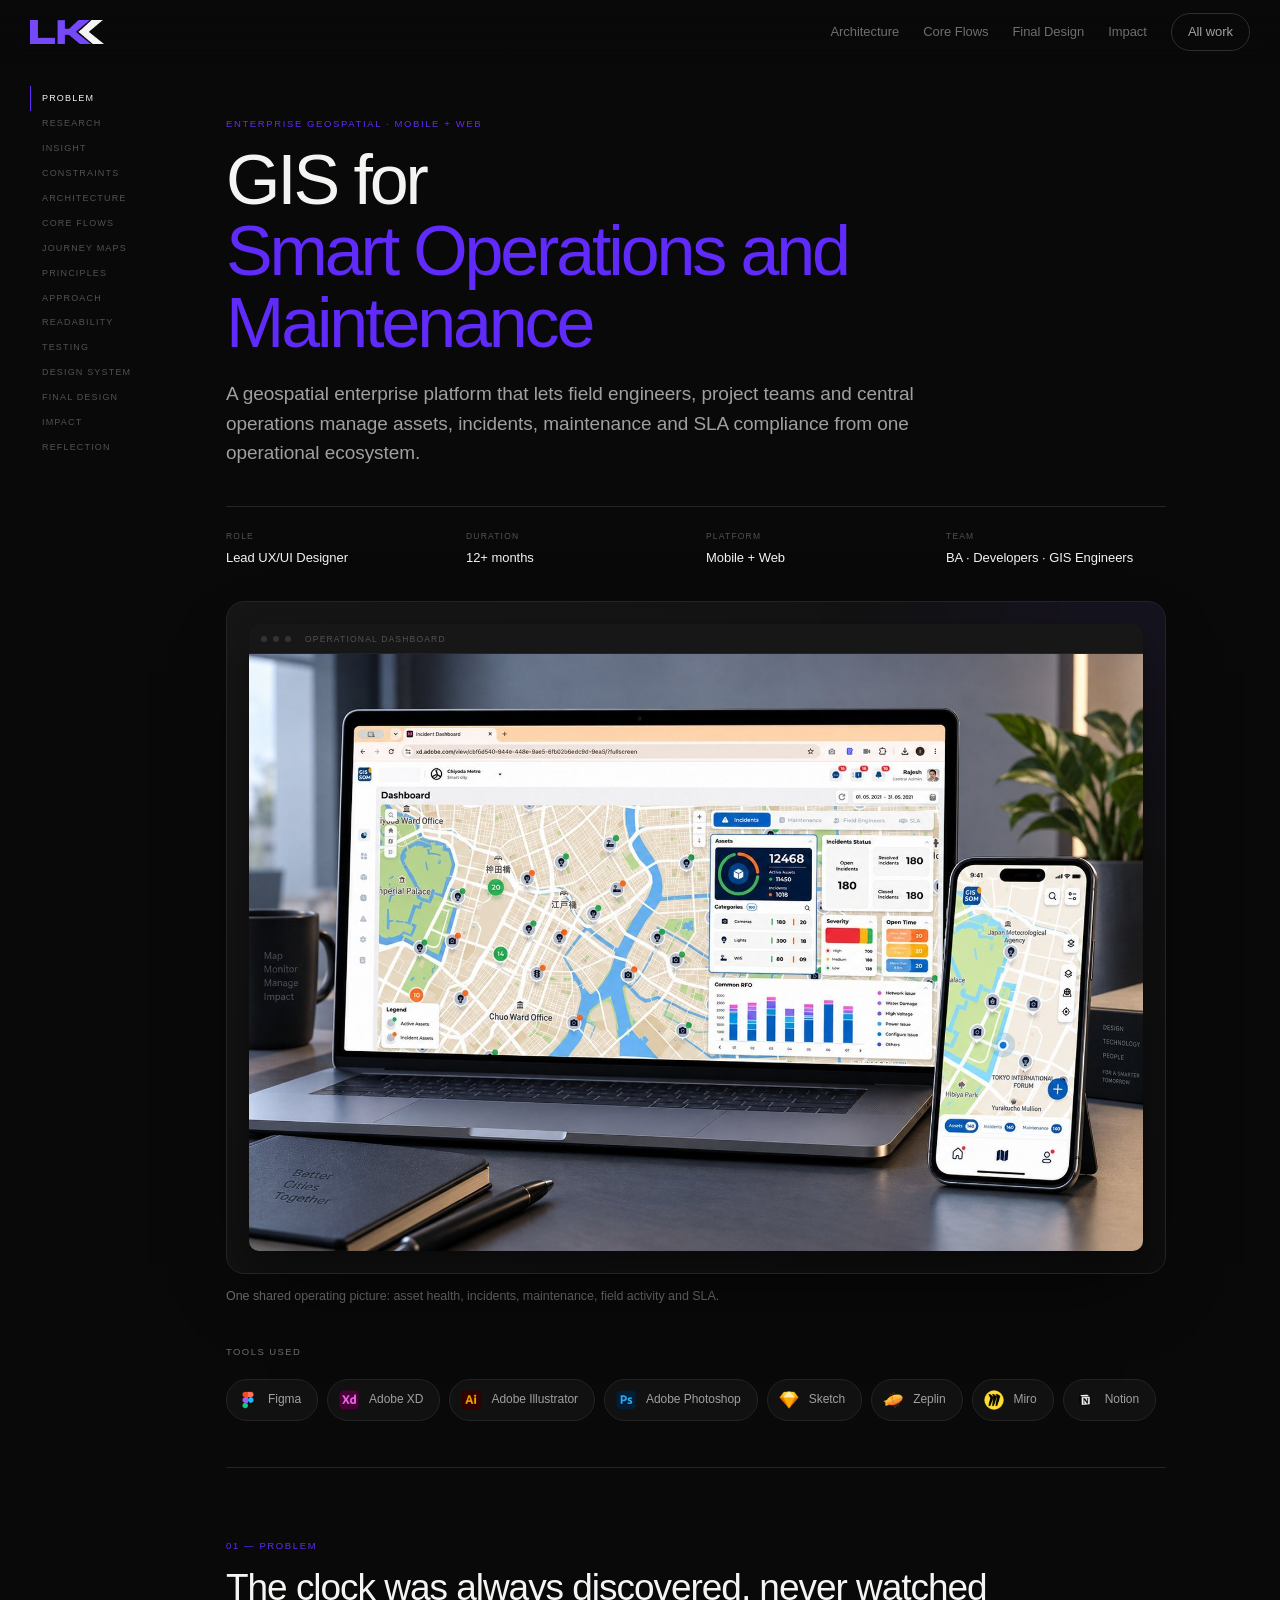
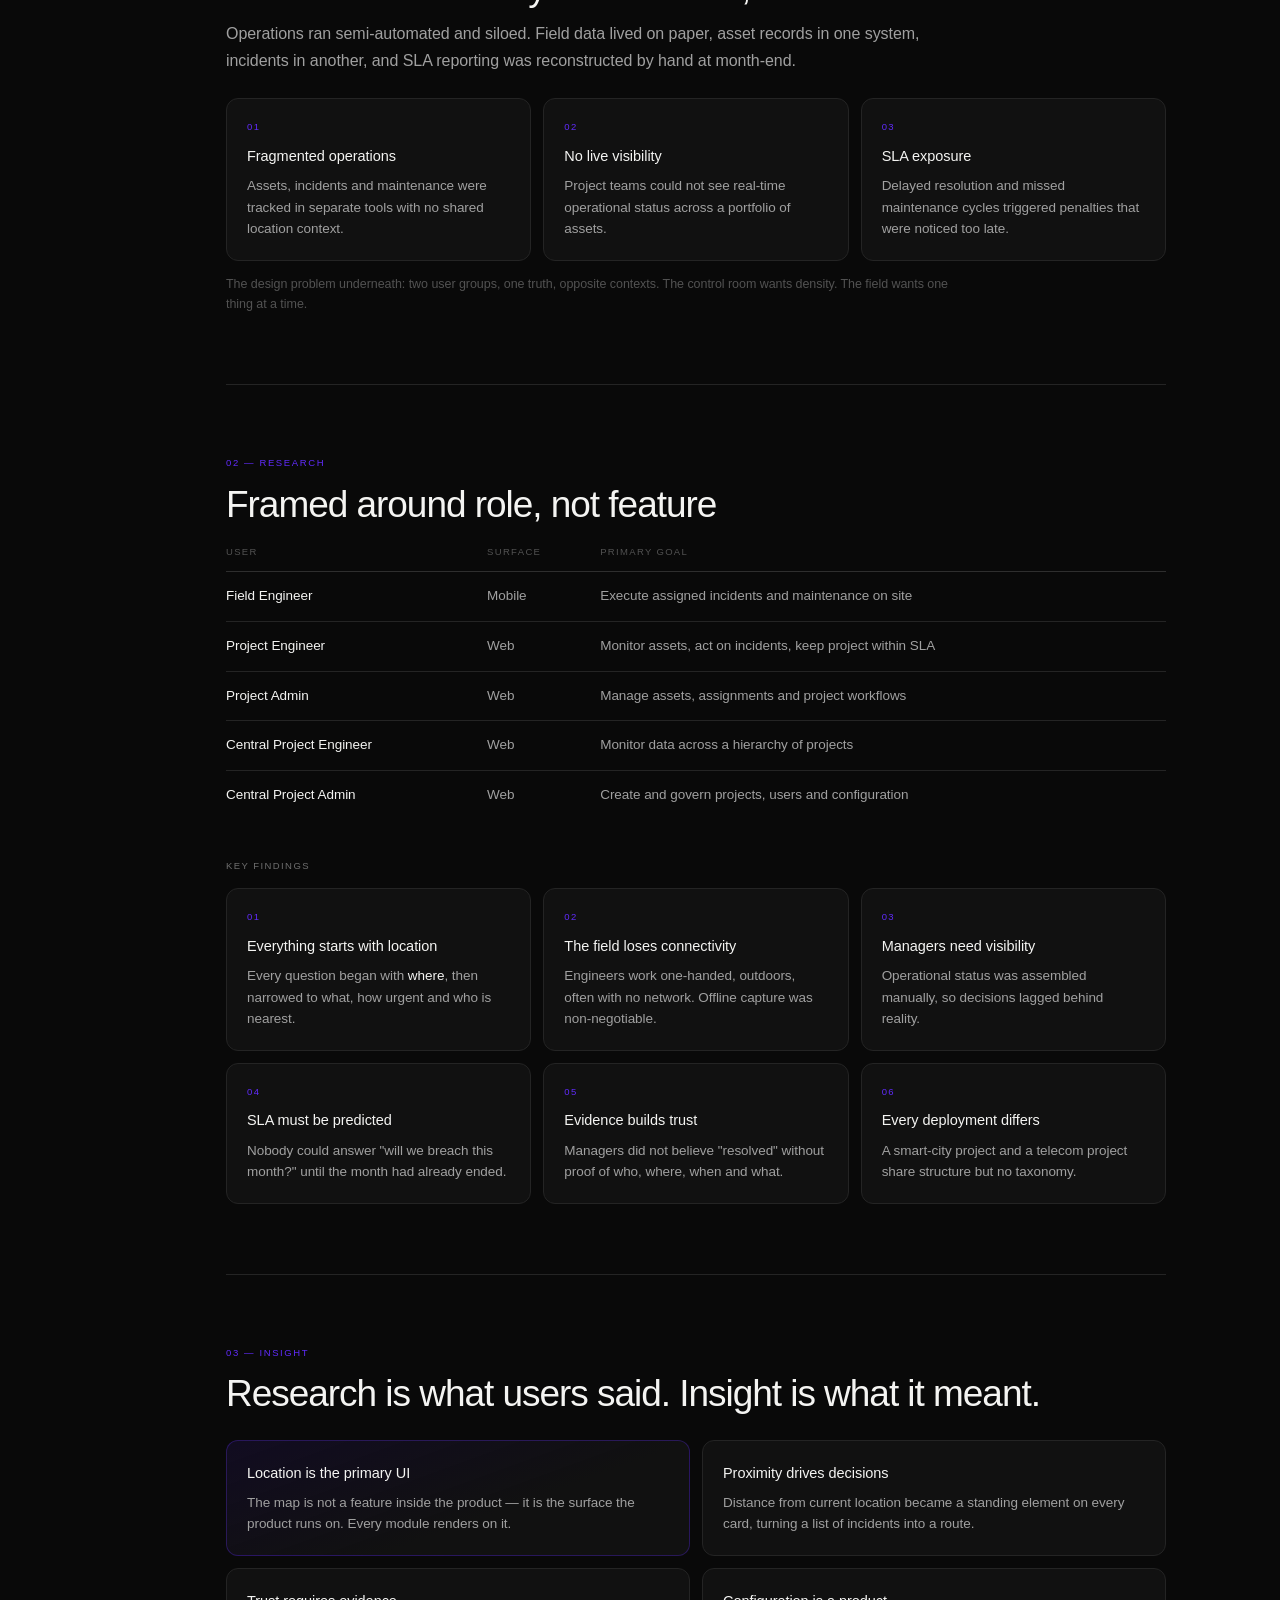
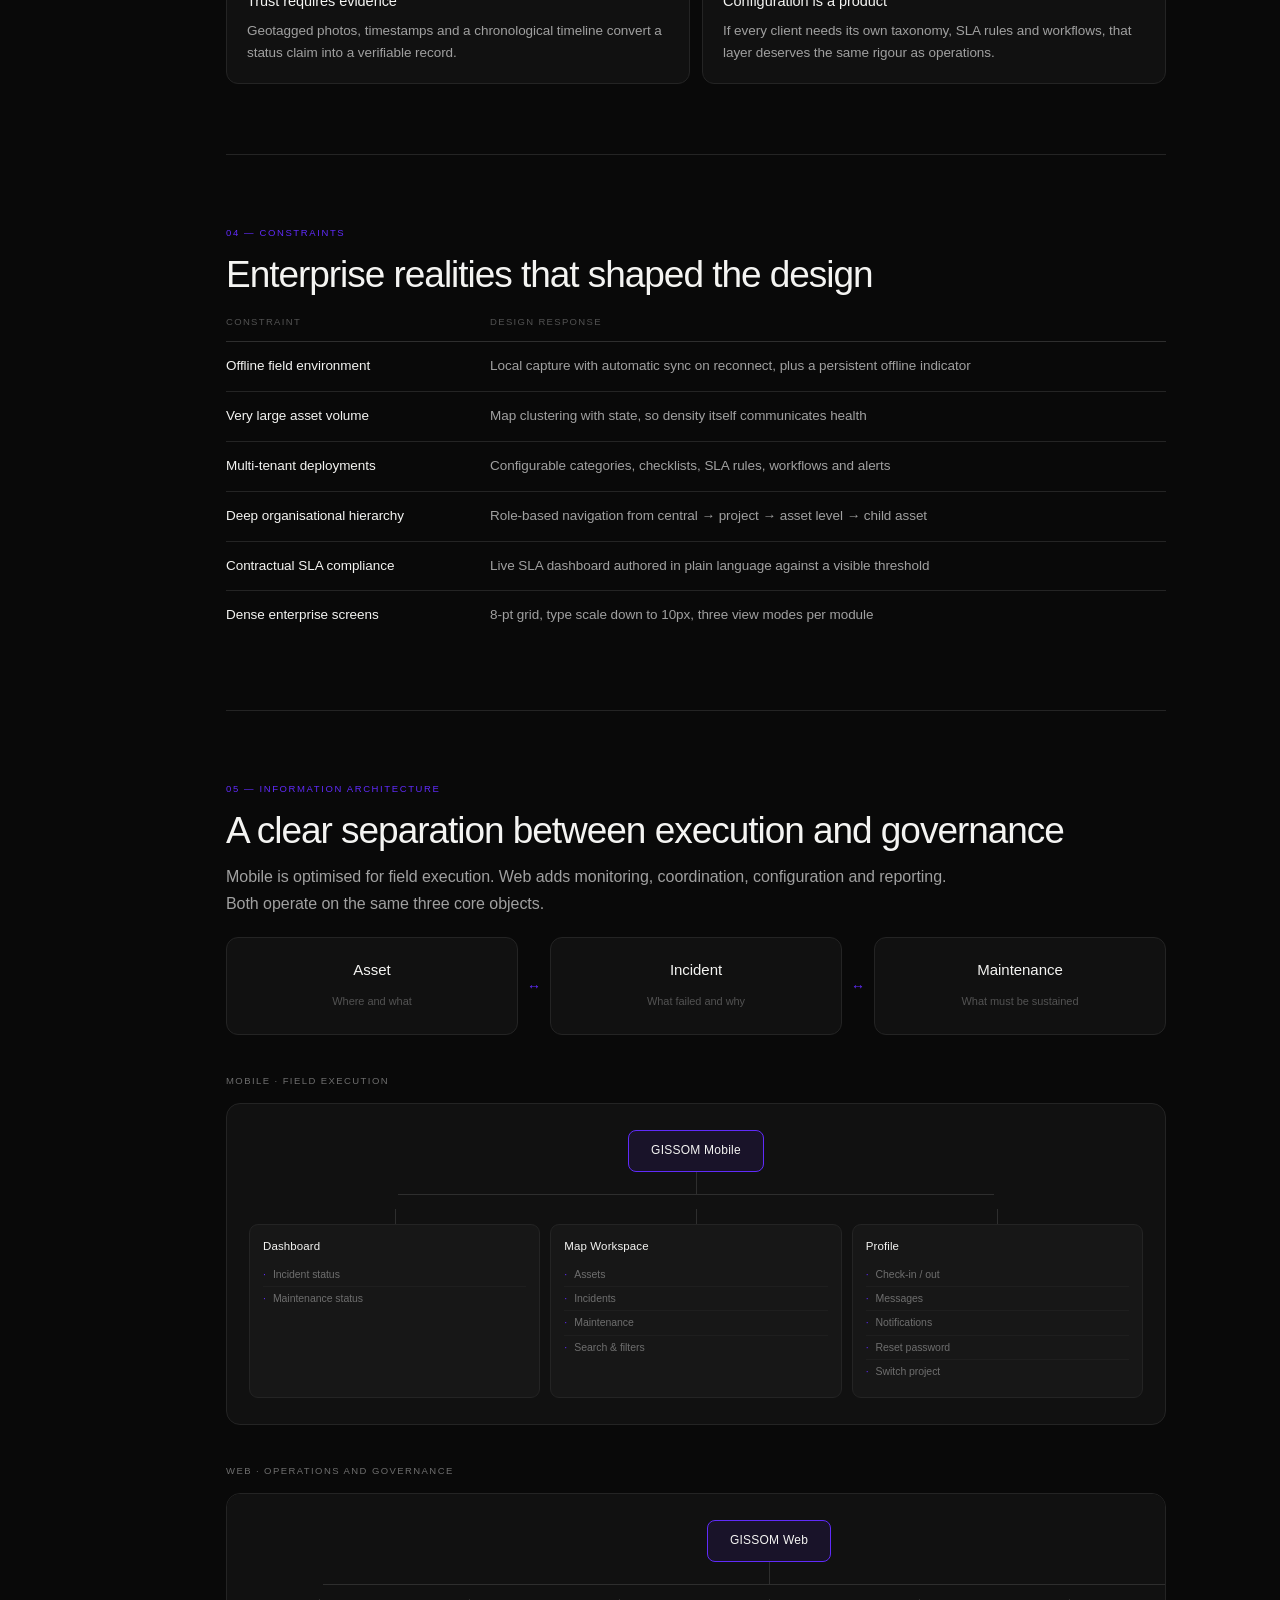
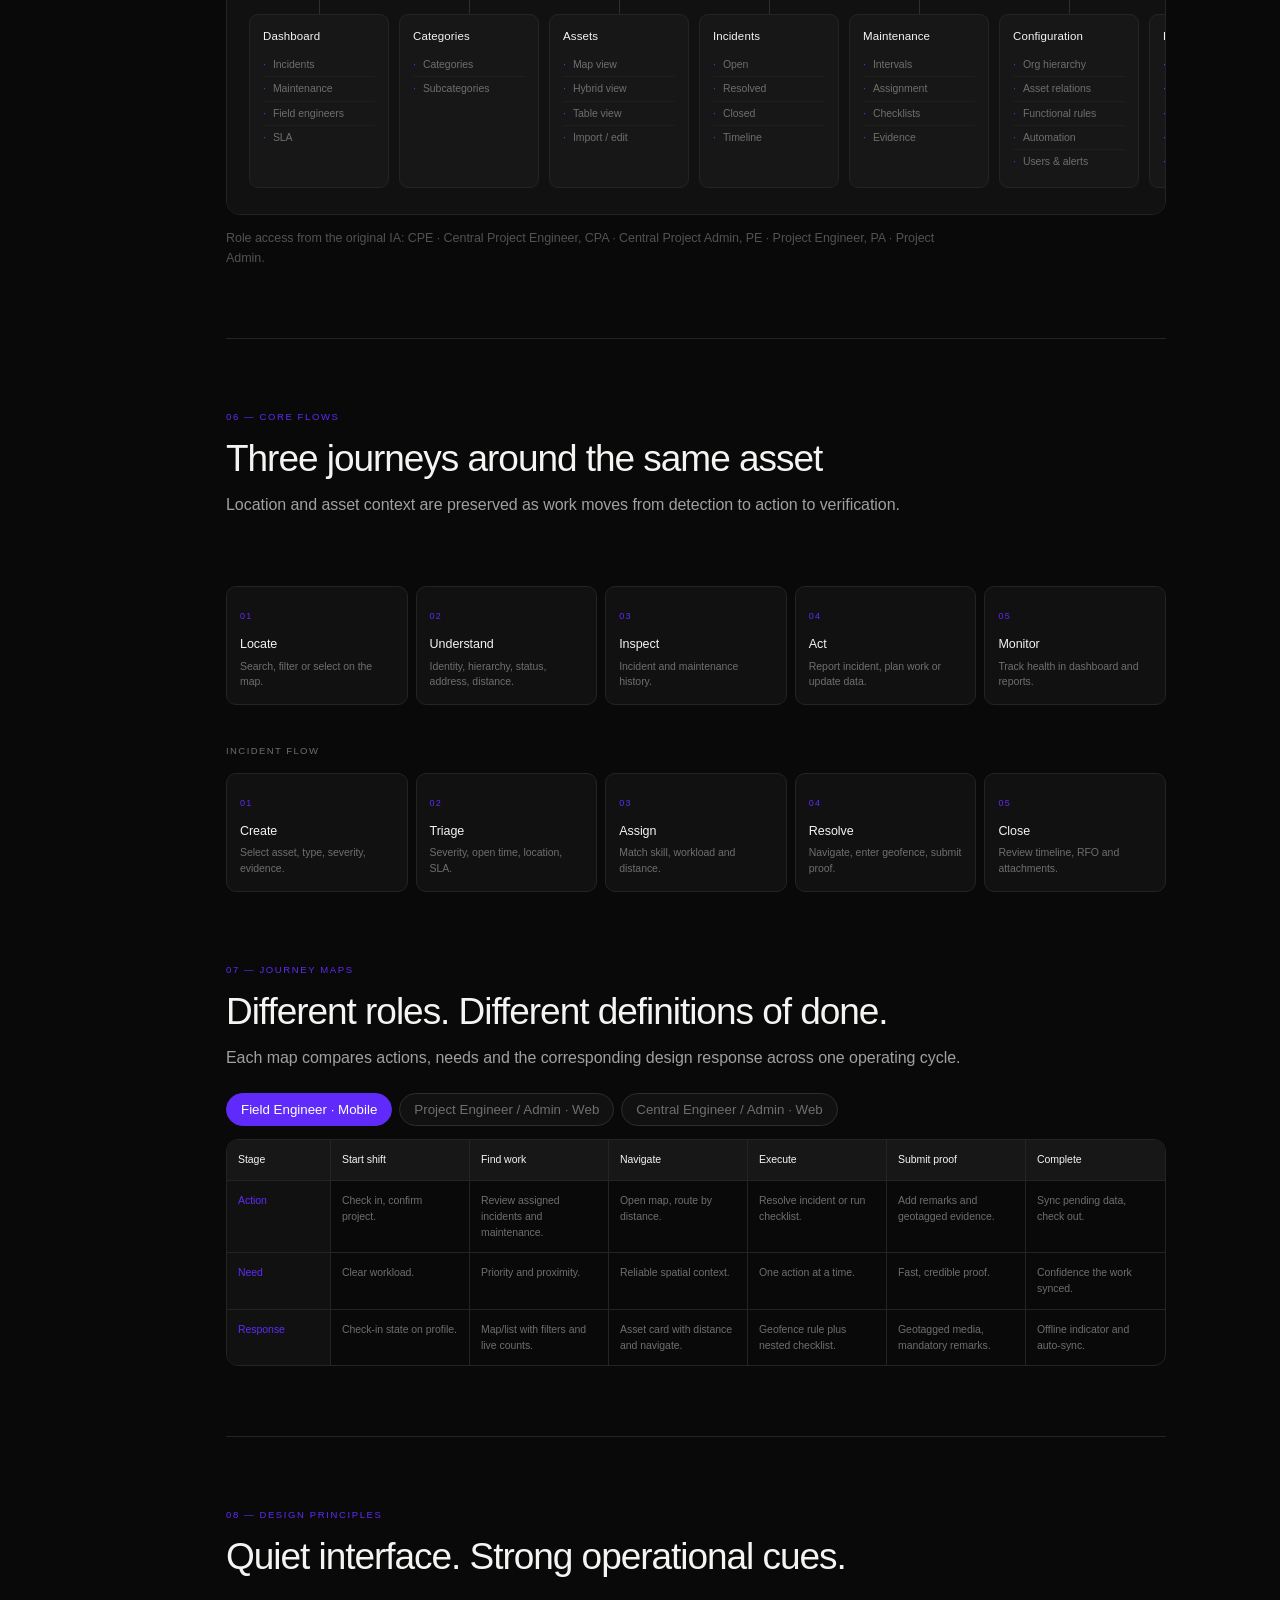
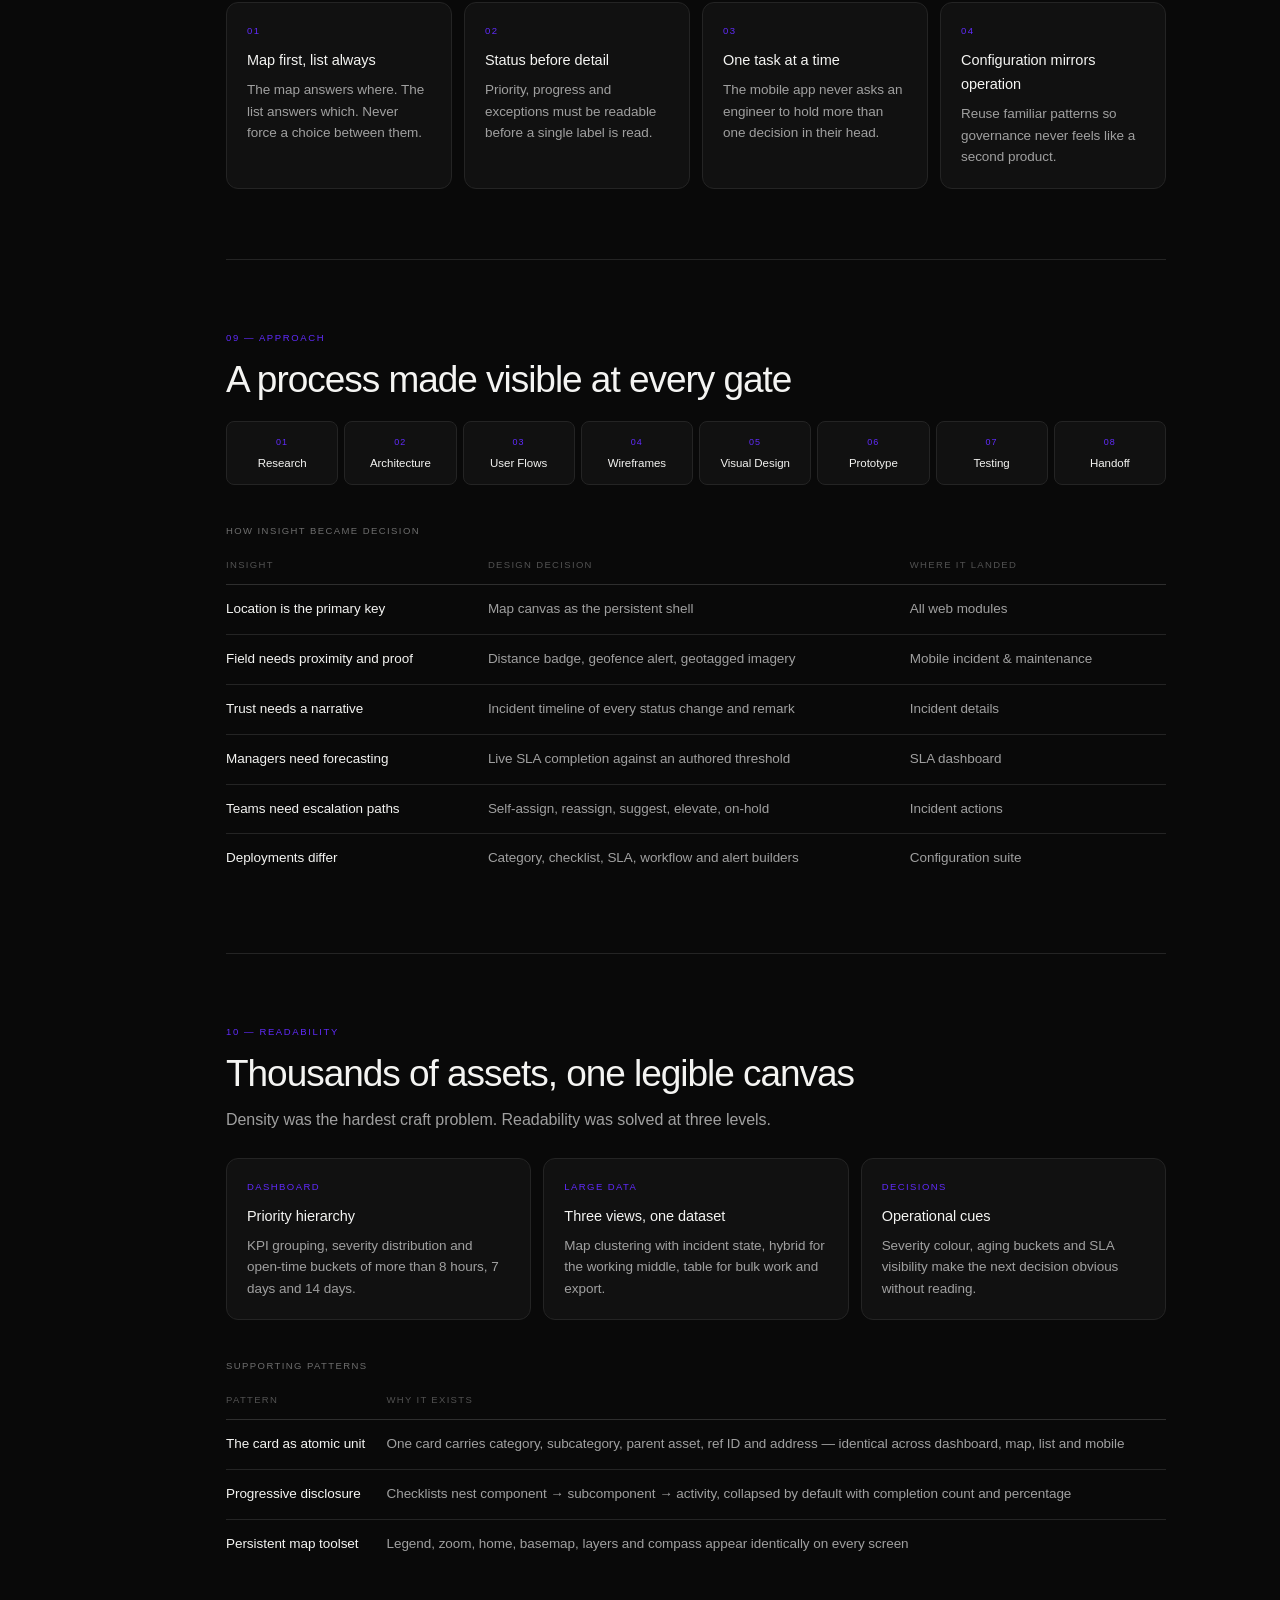
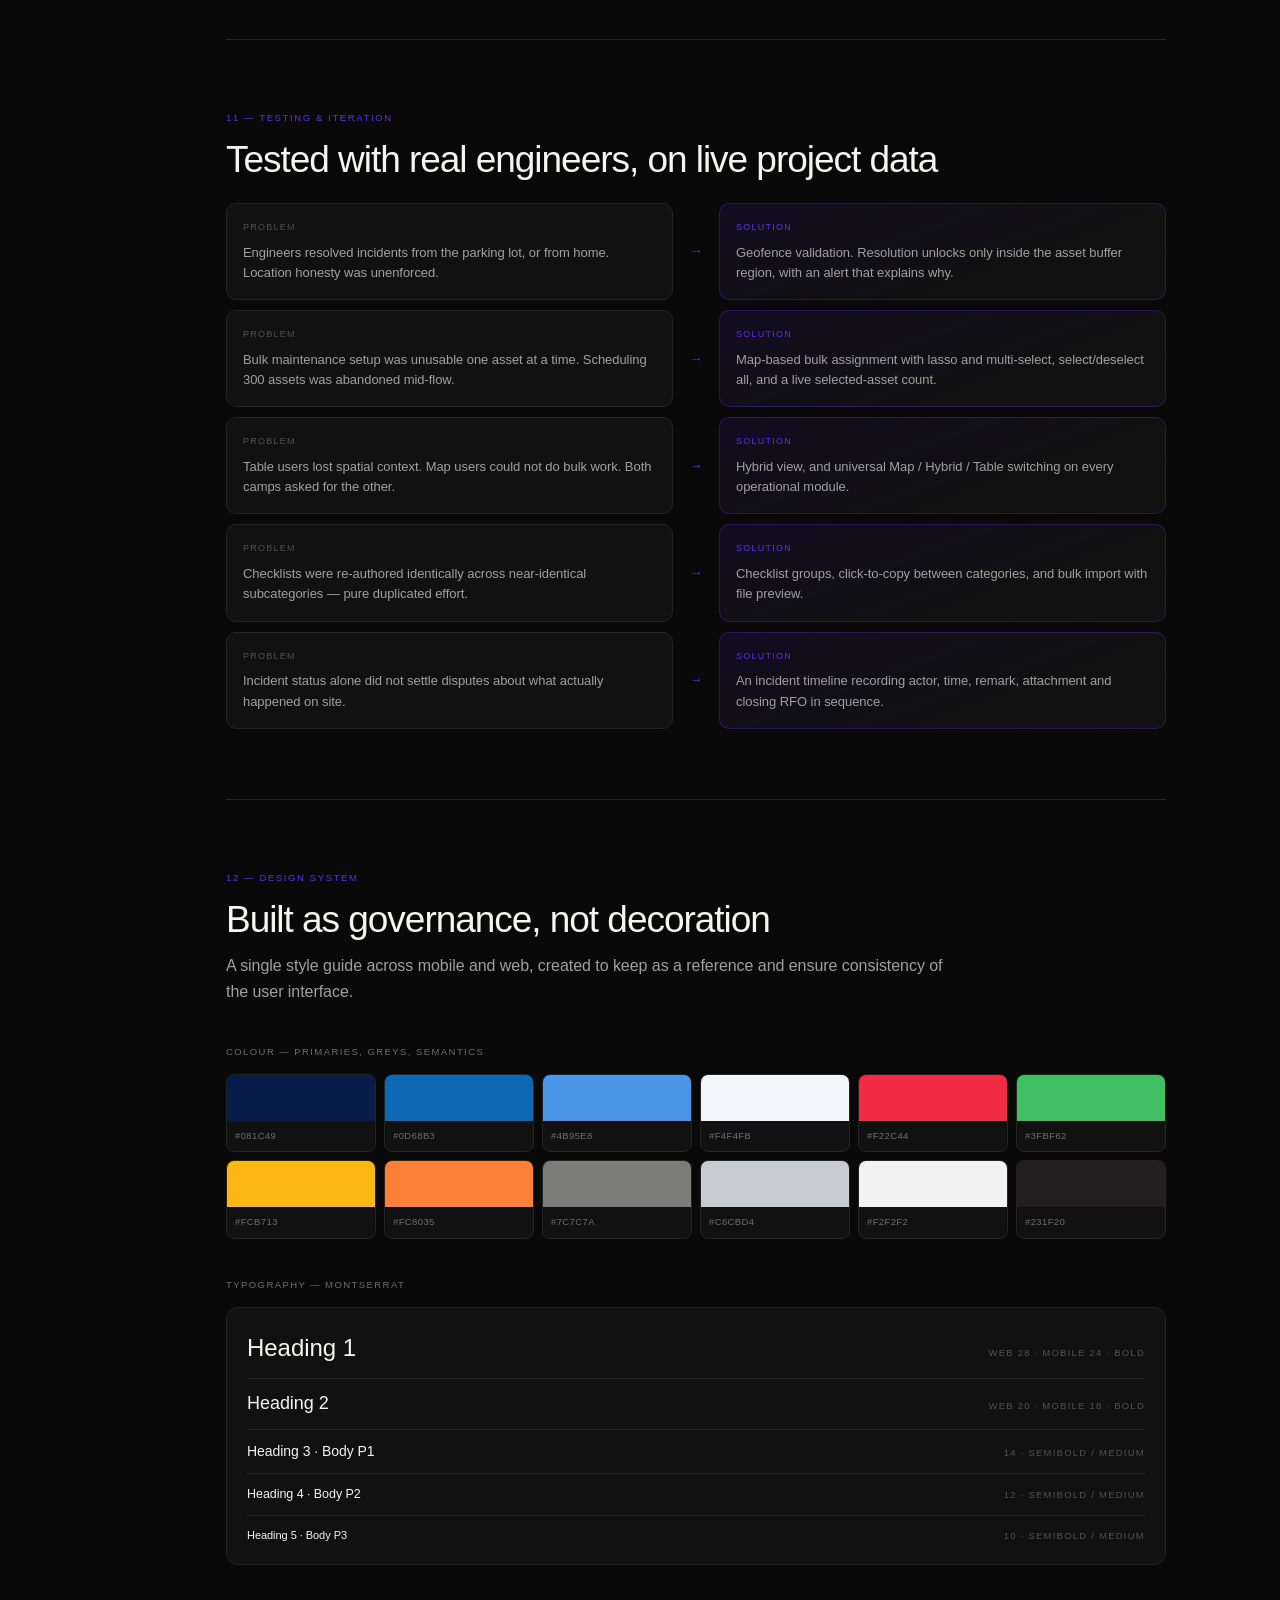
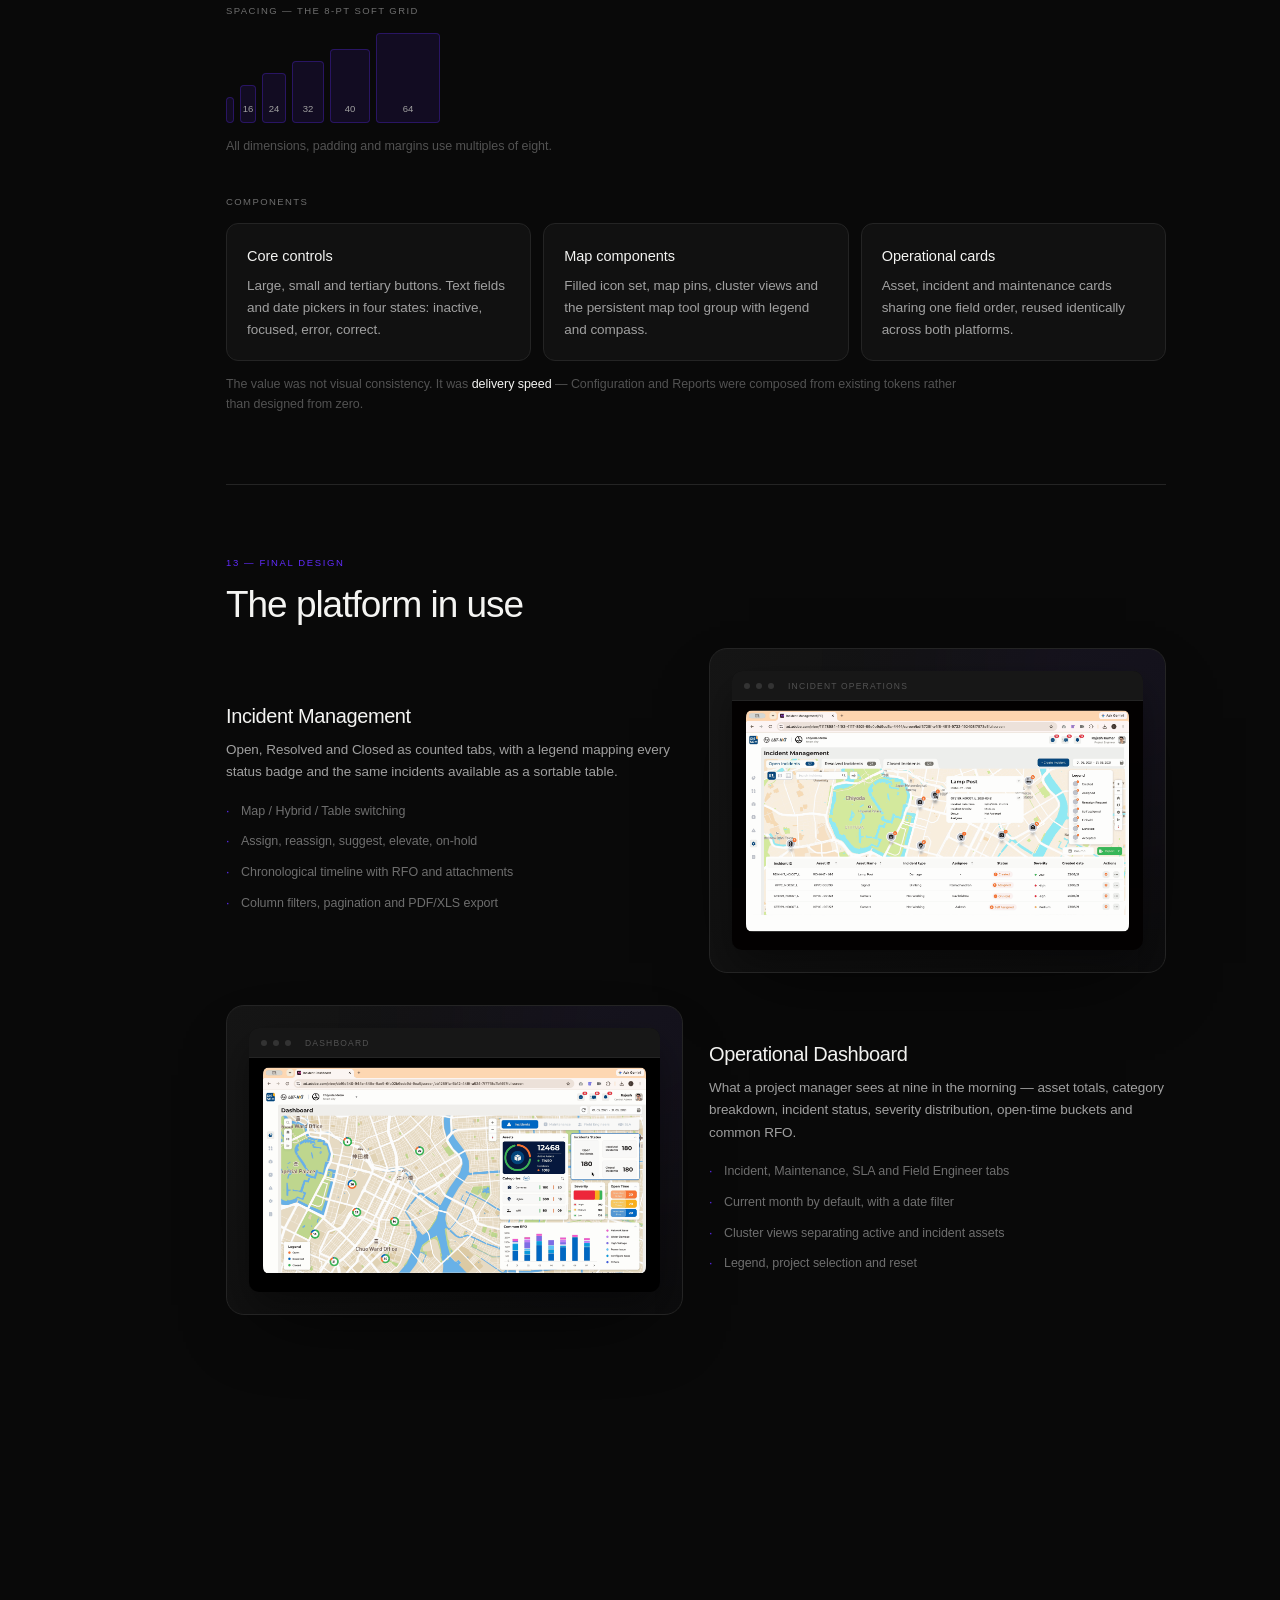
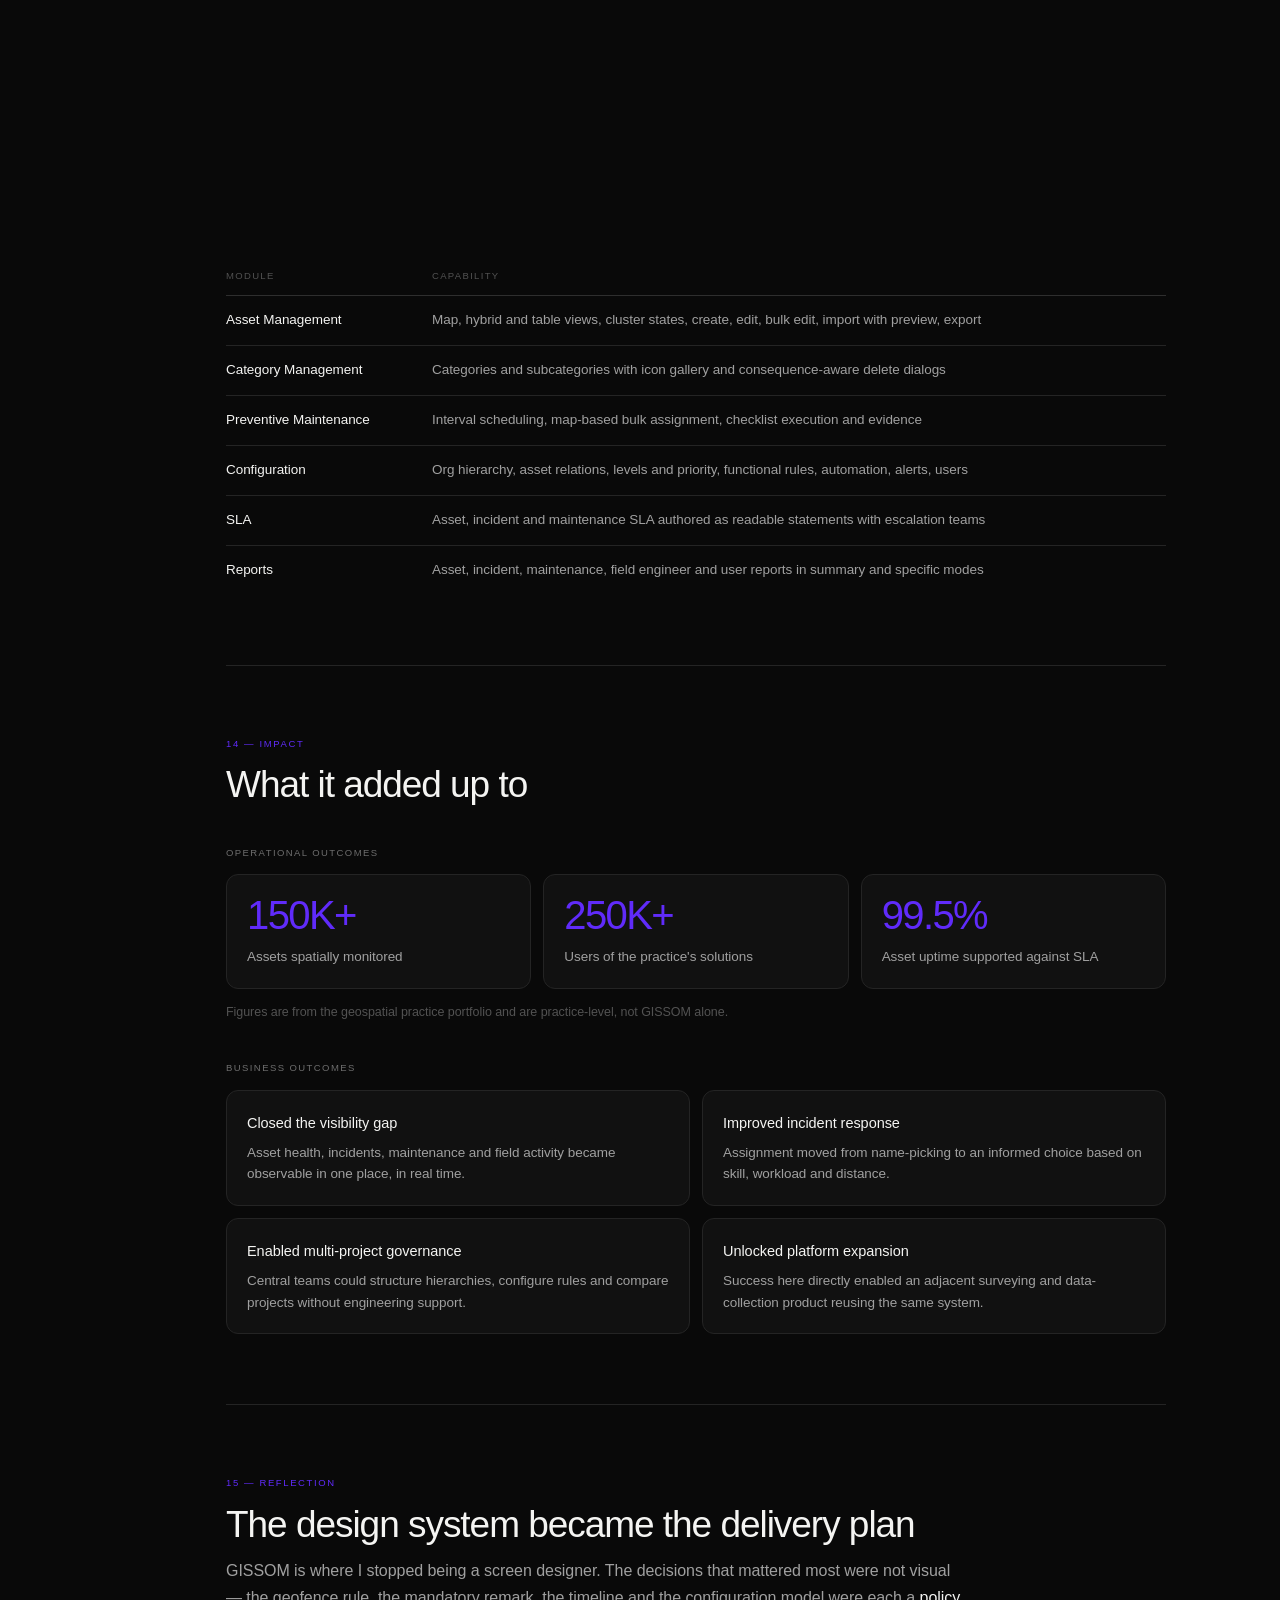
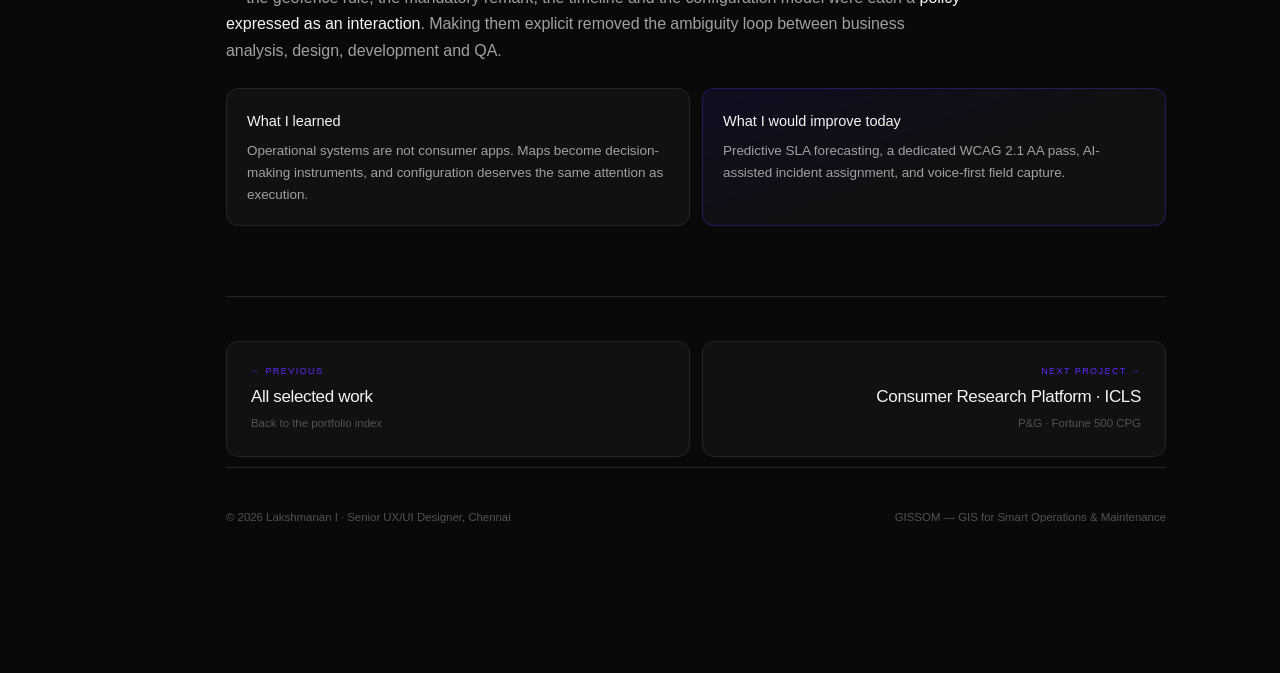
<file: case-studies/gissom.html>
<!DOCTYPE html>
<html lang="en">
<head>
<meta charset="utf-8">
<meta name="viewport" content="width=device-width,initial-scale=1">
<title>GISSOM · GIS for Smart Operations &amp; Maintenance — Case Study</title>
<meta name="description" content="GISSOM case study by Lakshmanan I — a geospatial enterprise platform for assets, incidents, maintenance and SLA compliance across mobile and web.">
<meta name="theme-color" content="#090909">
<link rel="icon" href="../assets/brand-logo.png">
<style>
:root{
  --bg:#090909; --surface:#111111; --surface-2:#171717;
  --line:#242424; --line-2:#2E2E2E;
  --ink:#F4F4F2; --body:#A0A0A0; --muted:#6E6E6E; --dim:#525252;
  --p:#602BFA; --p-soft:rgba(96,43,250,.10); --p-line:rgba(96,43,250,.30);
  --rail:168px; --max:940px; --r:12px;
}
*{box-sizing:border-box;margin:0;padding:0}
html{scroll-behavior:smooth;-webkit-text-size-adjust:100%}
@media(prefers-reduced-motion:reduce){html{scroll-behavior:auto}}
body{background:var(--bg);color:var(--ink);
  font:300 16px/1.66 -apple-system,BlinkMacSystemFont,"Segoe UI",Inter,Roboto,Helvetica,Arial,sans-serif;
  letter-spacing:-.003em;-webkit-font-smoothing:antialiased;overflow-x:hidden}
img{width:100%;display:block}
a{color:inherit;text-decoration:none}
b,strong{font-weight:500;color:var(--ink)}
ul,ol{list-style:none}
figure{margin:0}
::selection{background:var(--p);color:#fff}
::-webkit-scrollbar{width:8px;height:8px}
::-webkit-scrollbar-track{background:var(--bg)}
::-webkit-scrollbar-thumb{background:#242424;border-radius:8px}
::-webkit-scrollbar-thumb:hover{background:var(--p)}
:focus-visible{outline:2px solid var(--p);outline-offset:3px;border-radius:5px}
.skip{position:absolute;left:-9999px}
.skip:focus{left:16px;top:16px;z-index:999;background:#fff;color:#000;padding:10px 16px;border-radius:8px}
.sr-only{position:absolute;width:1px;height:1px;padding:0;margin:-1px;overflow:hidden;clip:rect(0 0 0 0);white-space:nowrap;border:0}
#pg{position:fixed;top:0;left:0;height:2px;width:0;background:var(--p);z-index:900}
/* ===== TOP BAR — matches homepage ===== */
.top{position:fixed;inset:0 0 auto;z-index:800;display:flex;align-items:center;
  justify-content:space-between;padding:0 30px;height:64px;
  background:linear-gradient(#090909 22%,rgba(9,9,9,.72) 70%,transparent);
  backdrop-filter:blur(10px);-webkit-backdrop-filter:blur(10px);font-size:13px}
.top .brand{display:flex;align-items:center;flex:none}
.top .brand img{height:24px;width:auto}
.top nav{display:flex;align-items:center;gap:24px;color:var(--muted)}
.top nav a{position:relative;transition:color .25s}
.top nav a:hover{color:var(--ink)}
.top nav a::after{content:"";position:absolute;left:0;bottom:-5px;height:1px;width:0;background:var(--p);transition:width .25s}
.top nav a:hover::after{width:100%}
.top .home{border:1px solid var(--line-2);border-radius:99px;padding:7px 16px;color:var(--body);transition:.25s}
.top .home:hover{border-color:var(--p);color:var(--ink)}
.top .home::after{display:none}
@media(max-width:860px){.top{padding:0 17px;height:58px}.top nav{gap:14px;font-size:11.5px}.top nav a.sec{display:none}}
.shell{max-width:1300px;margin:0 auto;padding:0 30px;
  display:grid;grid-template-columns:var(--rail) minmax(0,var(--max));gap:28px}
@media(max-width:1020px){.shell{grid-template-columns:1fr;padding:0 20px}}
.rail{position:sticky;top:86px;height:max-content;padding-bottom:60px}
.rail a{display:block;padding:5px 0 5px 11px;border-left:1px solid transparent;
  text-transform:uppercase;letter-spacing:.13em;font-size:9px;color:var(--dim);transition:.25s}
.rail a:hover{color:var(--body)}
.rail a.on{color:var(--ink);border-left-color:var(--p)}
@media(max-width:1020px){.rail{display:none}}
main{min-width:0;padding-bottom:20px}
section{padding:70px 0;scroll-margin-top:74px;border-top:1px solid var(--line)}
section:first-of-type,section.nb{border-top:0}
@media(max-width:700px){section{padding:50px 0}}
.label{display:block;color:var(--p);font-size:9.5px;font-weight:500;
  text-transform:uppercase;letter-spacing:.17em;margin-bottom:13px}
h1{font-size:clamp(44px,7vw,70px);font-weight:400;line-height:1.02;letter-spacing:-.045em}
h2{font-size:clamp(25px,3.8vw,37px);font-weight:400;line-height:1.14;letter-spacing:-.028em;margin-bottom:12px}
h3{font-size:16px;font-weight:400;line-height:1.34;margin-bottom:7px}
p{max-width:740px;color:var(--body)}
p+p{margin-top:16px}
.lead{font-size:19px;line-height:1.56;margin-top:20px;color:var(--body)}
.sub{display:block;margin:38px 0 14px;color:var(--muted);
  text-transform:uppercase;letter-spacing:.15em;font-size:9.5px}
.note{font-size:12.5px;color:var(--dim);margin-top:13px;line-height:1.6}
.cap{font-size:12.5px;color:var(--muted);margin-top:12px;line-height:1.6}
.hero{padding:116px 0 46px}
.meta{display:grid;grid-template-columns:repeat(4,1fr);gap:20px;
  margin-top:38px;padding-top:22px;border-top:1px solid var(--line)}
.meta dt{display:block;color:var(--dim);font-size:8.5px;
  text-transform:uppercase;letter-spacing:.14em;margin-bottom:5px}
.meta dd{font-size:13px;color:var(--ink);line-height:1.5;margin:0}
@media(max-width:700px){.meta{grid-template-columns:1fr 1fr}}
.g2,.g3,.g4{display:grid;gap:12px}
.g2{grid-template-columns:repeat(2,1fr)}
.g3{grid-template-columns:repeat(3,1fr)}
.g4{grid-template-columns:repeat(4,1fr)}
@media(max-width:860px){.g3,.g4{grid-template-columns:repeat(2,1fr)}}
@media(max-width:560px){.g2,.g3,.g4{grid-template-columns:1fr}}
.card{background:var(--surface);border:1px solid var(--line);border-radius:var(--r);
  padding:20px;transition:border-color .3s,background .3s}
.card:hover{border-color:var(--p-line);background:var(--surface-2)}
.card strong{display:block;font-size:14.5px;font-weight:400;margin-bottom:7px}
.card p{font-size:13.5px;line-height:1.6}
.card .n{color:var(--p);font-size:9.5px;letter-spacing:.15em;display:block;margin-bottom:9px}
.card.pri{border-color:var(--p-line);background:linear-gradient(160deg,var(--p-soft),var(--surface) 60%)}
.metric{font-size:clamp(30px,4.4vw,40px);font-weight:400;letter-spacing:-.04em;
  color:var(--p);line-height:1;margin-bottom:11px}
table{width:100%;border-collapse:collapse;margin-top:18px;font-size:13.5px}
th{text-align:left;font-size:9.5px;letter-spacing:.14em;text-transform:uppercase;
  color:var(--dim);font-weight:400;padding:0 16px 11px 0;border-bottom:1px solid var(--line-2)}
td{padding:14px 16px 14px 0;border-bottom:1px solid var(--line);
  color:var(--body);vertical-align:top;line-height:1.55}
td:first-child{color:var(--ink)}
tr:last-child td{border-bottom:0}
@media(max-width:640px){
  table,tbody,tr,td{display:block;width:100%!important}
  thead{display:none}
  tr{padding:14px 0;border-bottom:1px solid var(--line)}
  td{border:0;padding:3px 0}
  td:first-child{margin-bottom:5px}
}
.arch{background:var(--surface);border:1px solid var(--line);border-radius:14px;padding:26px 22px;overflow-x:auto}
.arch-in{min-width:660px}
.arch.web .arch-in{min-width:1040px}
.root{width:max-content;margin:0 auto;padding:10px 22px;border:1px solid var(--p);
  border-radius:8px;font-size:12px;font-weight:500;letter-spacing:.02em;background:var(--p-soft)}
.stem{width:1px;height:22px;background:var(--line-2);margin:0 auto}
.mods{display:grid;gap:10px;position:relative;padding-top:15px}
.mods:before{content:'';position:absolute;top:0;height:1px;background:var(--line-2);
  left:calc(50%/var(--c));right:calc(50%/var(--c))}
.mods.m3{grid-template-columns:repeat(3,1fr);--c:3}
.mods.m6{grid-template-columns:repeat(6,1fr);--c:6}
.mods.m7{grid-template-columns:repeat(7,1fr);--c:7}
.mod{position:relative;padding-top:15px}
.mod:before{content:'';position:absolute;top:0;left:50%;width:1px;height:15px;background:var(--line-2)}
.mod>div{height:100%;background:var(--surface-2);border:1px solid var(--line);border-radius:9px;padding:14px 13px}
.mod h3{font-size:11.5px;margin:0 0 9px;letter-spacing:.01em}
.mod span{display:block;font-size:10.5px;color:var(--muted);padding:4px 0;
  border-top:1px solid #1E1E1E;line-height:1.45}
.mod span:first-of-type{border-top:0}
.mod span:before{content:'·';color:var(--p);margin-right:7px}
.objs{display:grid;grid-template-columns:1fr 32px 1fr 32px 1fr;align-items:center;margin-top:20px}
@media(max-width:620px){.objs{grid-template-columns:1fr;gap:6px}.objs .jn{transform:rotate(90deg)}}
.obj{text-align:center;background:var(--surface);border:1px solid var(--line);border-radius:var(--r);padding:20px 14px}
.obj b{display:block;font-size:15px;margin-bottom:4px}
.obj small{color:var(--dim);font-size:11px}
.jn{text-align:center;color:var(--p);font-size:14px}
.flow{display:grid;grid-template-columns:repeat(5,1fr);gap:8px}
@media(max-width:820px){.flow{grid-auto-flow:column;grid-template-columns:none;
  grid-auto-columns:138px;overflow-x:auto;padding-bottom:8px}}
.step{background:var(--surface);border:1px solid var(--line);border-radius:10px;padding:14px 13px}
.step em{font-style:normal;color:var(--p);font-size:9px;letter-spacing:.14em}
.step b{display:block;font-size:12.5px;font-weight:400;margin:6px 0 4px}
.step p{font-size:10.5px;line-height:1.5;color:var(--muted)}
.tl{display:grid;grid-template-columns:repeat(8,1fr);gap:6px;margin-top:20px;position:relative}
@media(max-width:820px){.tl{grid-auto-flow:column;grid-template-columns:none;
  grid-auto-columns:112px;overflow-x:auto;padding-bottom:8px}}
.tl li{background:var(--surface);border:1px solid var(--line);border-radius:8px;
  padding:13px 10px;text-align:center;position:relative}
.tl li em{font-style:normal;display:block;color:var(--p);font-size:9px;letter-spacing:.13em;margin-bottom:6px}
.tl li b{font-size:11.5px;font-weight:400;line-height:1.35;display:block}
.roles{display:flex;gap:7px;flex-wrap:wrap;margin:22px 0 13px}
.role{padding:8px 14px;border:1px solid var(--line-2);border-radius:99px;
  background:var(--surface);color:var(--muted);font:300 11.5px inherit;cursor:pointer;transition:.25s}
.role:hover{color:var(--body)}
.role.on{background:var(--p);border-color:var(--p);color:#fff}
.journey{display:none;overflow-x:auto;border:1px solid var(--line);border-radius:var(--r)}
.journey.on{display:block}
.j{display:grid;grid-template-columns:104px repeat(6,minmax(132px,1fr));min-width:900px}
.j>*{padding:12px 11px;border-right:1px solid var(--line);border-bottom:1px solid var(--line);
  font-size:10.5px;line-height:1.5}
.j .head{background:var(--surface-2);color:var(--ink);font-weight:500}
.j .axis{color:var(--p);font-weight:500;background:var(--surface)}
.j .cell{color:var(--muted)}
.j>*:nth-child(7n){border-right:0}
.j>*:nth-last-child(-n+7){border-bottom:0}
.ba{display:grid;grid-template-columns:1fr 26px 1fr;gap:10px;align-items:stretch;margin-top:10px}
@media(max-width:700px){.ba{grid-template-columns:1fr}.ba .ar{transform:rotate(90deg);padding:4px 0}}
.ba .bx{background:var(--surface);border:1px solid var(--line);border-radius:10px;padding:16px}
.ba .bx.fix{border-color:var(--p-line);background:linear-gradient(160deg,var(--p-soft),var(--surface) 65%)}
.ba .bx em{font-style:normal;display:block;font-size:9px;letter-spacing:.14em;
  text-transform:uppercase;color:var(--dim);margin-bottom:8px}
.ba .bx.fix em{color:var(--p)}
.ba .bx p{font-size:13px;color:var(--body);line-height:1.55}
.ba .ar{display:flex;align-items:center;justify-content:center;color:var(--p);font-size:13px}
.sw{display:grid;grid-template-columns:repeat(6,1fr);gap:8px;margin-top:8px}
@media(max-width:700px){.sw{grid-template-columns:repeat(4,1fr)}}
.sw li{border-radius:8px;overflow:hidden;background:var(--surface);border:1px solid var(--line)}
.sw i{display:block;height:46px}
.sw b{display:block;font-size:9.5px;font-weight:400;color:var(--muted);padding:7px 8px 8px;letter-spacing:.04em}
.ts{background:var(--surface);border:1px solid var(--line);border-radius:var(--r);padding:20px;margin-top:8px}
.ts div{display:flex;align-items:baseline;justify-content:space-between;gap:16px;
  padding:10px 0;border-bottom:1px solid var(--line)}
.ts div:last-child{border:0;padding-bottom:0}
.ts div:first-child{padding-top:0}
.ts small{font-size:9.5px;letter-spacing:.13em;color:var(--dim);white-space:nowrap}
.grid8{display:flex;gap:6px;align-items:flex-end;margin-top:10px}
.grid8 span{background:var(--p-soft);border:1px solid var(--p-line);border-radius:4px;
  font-size:9.5px;color:var(--body);display:flex;align-items:flex-end;justify-content:center;padding-bottom:5px}
.mock{position:relative;padding:22px;border:1px solid var(--line);border-radius:18px;
  background:linear-gradient(150deg,#161616,#0D0D0D);overflow:hidden;
  box-shadow:0 30px 80px -40px rgba(0,0,0,.9)}
.mock:before{content:'';position:absolute;width:260px;height:260px;border-radius:50%;
  background:var(--p);filter:blur(120px);opacity:.11;right:-90px;top:-110px;pointer-events:none}
.browser{position:relative;border-radius:10px;overflow:hidden;background:#0E0E0E;box-shadow:0 18px 40px rgba(0,0,0,.4)}
.bar{height:30px;display:flex;align-items:center;gap:6px;padding:0 12px;
  background:var(--surface-2);border-bottom:1px solid var(--line)}
.bar i{width:6px;height:6px;border-radius:50%;background:#333}
.bar span{margin-left:8px;font-size:8.5px;text-transform:uppercase;letter-spacing:.14em;color:var(--dim)}
.media{line-height:0;background:#0E0E0E}
.phone{padding:7px;border-radius:28px;background:var(--surface-2);
  box-shadow:0 22px 50px rgba(0,0,0,.55),inset 0 0 0 1px #2A2A2A;position:relative}
.phone img{border-radius:22px}
.phone .nt{position:absolute;top:14px;left:50%;transform:translateX(-50%);
  width:62px;height:4px;border-radius:9px;background:rgba(0,0,0,.4);z-index:2}
.duo{display:grid;grid-template-columns:200px 200px 1fr;gap:22px;align-items:center}
@media(max-width:860px){.duo{grid-template-columns:1fr 1fr}.duo .txt{grid-column:1/-1}}
@media(max-width:520px){.duo{grid-template-columns:1fr}.duo .phone{max-width:230px;margin:0 auto}}
.duo .txt h3{font-size:22px;letter-spacing:-.02em;margin-bottom:9px}
.duo .txt p{font-size:13.5px}
.alt{display:grid;grid-template-columns:1fr 1fr;gap:26px;align-items:center;margin-top:22px}
.alt.rev .txt{order:2}
@media(max-width:820px){.alt{grid-template-columns:1fr;gap:18px}.alt.rev .txt{order:0}}
.alt .txt h3{font-size:20px;letter-spacing:-.02em;margin-bottom:9px}
.alt .txt p{font-size:13.5px}
.alt ul{margin-top:12px}
.alt li{font-size:12.5px;color:var(--muted);padding:6px 0 6px 15px;position:relative;line-height:1.5}
.alt li:before{content:'·';position:absolute;left:0;color:var(--p)}
/* ===== TOOLS ROW ===== */
.tools{display:flex;flex-wrap:wrap;gap:9px;margin-top:20px}
.tool{display:flex;align-items:center;gap:9px;padding:9px 16px 9px 10px;
  border:1px solid var(--line);border-radius:99px;background:var(--surface);transition:.25s}
.tool:hover{border-color:var(--p-line);background:var(--surface-2);transform:translateY(-2px)}
.tool img{width:22px;height:22px;flex:none;object-fit:contain}
.tool span{font-size:12px;color:var(--body);white-space:nowrap}
/* ===== NEXT / PREV PROJECT ===== */
.pnav{display:grid;grid-template-columns:1fr 1fr;gap:12px;padding:44px 0 10px;border-top:1px solid var(--line)}
@media(max-width:700px){.pnav{grid-template-columns:1fr}}
.pnav a{display:flex;flex-direction:column;gap:7px;padding:22px 24px;
  border:1px solid var(--line);border-radius:var(--r);background:var(--surface);transition:.3s}
.pnav a:hover{border-color:var(--p-line);background:var(--surface-2)}
.pnav .dir{font-size:9px;letter-spacing:.16em;text-transform:uppercase;color:var(--p)}
.pnav .nm{font-size:17px;color:var(--ink);letter-spacing:-.02em;line-height:1.25}
.pnav .cl{font-size:11.5px;color:var(--dim)}
.pnav .nx{text-align:right;align-items:flex-end}
footer{border-top:1px solid var(--line);padding:40px 0 56px;color:var(--dim);font-size:11.5px;
  display:flex;justify-content:space-between;gap:16px;flex-wrap:wrap}
footer a:hover{color:var(--p)}
.rv{opacity:0;transform:translateY(16px);
  transition:opacity .7s cubic-bezier(.16,1,.3,1),transform .7s cubic-bezier(.16,1,.3,1)}
.rv.in{opacity:1;transform:none}
@media(prefers-reduced-motion:reduce){.rv{opacity:1;transform:none;transition:none}}
</style>
</head>
<body>
<a class="skip" href="#top">Skip to content</a>
<div id="pg"></div>

<header class="top">
  <a class="brand" href="../index.html" aria-label="Lakshmanan I — home">
    <img src="../assets/brand-logo.png" alt="Lakshmanan I" width="124" height="40" />
  </a>
  <nav aria-label="Case study sections">
    <a class="sec" href="#architecture">Architecture</a>
    <a class="sec" href="#flows">Core Flows</a>
    <a class="sec" href="#final">Final Design</a>
    <a class="sec" href="#impact">Impact</a>
    <a class="home" href="../index.html#work">All work</a>
  </nav>
</header>

<div class="shell">
  <aside class="rail" aria-label="Section navigation">
    <a href="#problem">Problem</a>
    <a href="#research">Research</a>
    <a href="#insight">Insight</a>
    <a href="#constraints">Constraints</a>
    <a href="#architecture">Architecture</a>
    <a href="#flows">Core Flows</a>
    <a href="#journeys">Journey Maps</a>
    <a href="#principles">Principles</a>
    <a href="#approach">Approach</a>
    <a href="#readability">Readability</a>
    <a href="#testing">Testing</a>
    <a href="#system">Design System</a>
    <a href="#final">Final Design</a>
    <a href="#impact">Impact</a>
    <a href="#reflection">Reflection</a>
  </aside>

  <main id="top">
    <!-- HERO -->
    <section class="hero nb" aria-labelledby="h1">
      <span class="label rv">Enterprise Geospatial · Mobile + Web</span>
      <h1 class="rv" id="h1">GIS for <br><span style="color:var(--p)">Smart Operations and Maintenance</span></h1>
      <p class="lead rv">A geospatial enterprise platform that lets field engineers, project teams and central operations manage assets, incidents, maintenance and SLA compliance from one operational ecosystem.</p>
      <dl class="meta rv">
        <div><dt>Role</dt><dd>Lead UX/UI Designer</dd></div>
        <div><dt>Duration</dt><dd>12+ months</dd></div>
        <div><dt>Platform</dt><dd>Mobile + Web</dd></div>
        <div><dt>Team</dt><dd>BA · Developers · GIS Engineers</dd></div>
      </dl>
      <figure class="mock rv" style="margin-top:34px">
        <div class="browser">
          <div class="bar"><i></i><i></i><i></i><span>Operational dashboard</span></div>
          <div class="media"><img src="../assets/case-gissom.jpg" alt="GISSOM operational dashboard showing asset health, incidents and SLA on a map" loading="lazy"></div>
        </div>
      </figure>
      <p class="cap rv">One shared operating picture: asset health, incidents, maintenance, field activity and SLA.</p>

      <span class="sub rv">Tools used</span>
      <ul class="tools rv" id="toolRow"></ul>
    </section>

    <!-- 1 PROBLEM -->
    <section id="problem" aria-labelledby="h-problem">
      <span class="label rv">01 — Problem</span>
      <h2 class="rv" id="h-problem">The clock was always discovered, never watched</h2>
      <p class="rv">Operations ran semi-automated and siloed. Field data lived on paper, asset records in one system, incidents in another, and SLA reporting was reconstructed by hand at month-end.</p>
      <ul class="g3 rv" style="margin-top:24px">
        <li class="card"><span class="n">01</span><strong>Fragmented operations</strong><p>Assets, incidents and maintenance were tracked in separate tools with no shared location context.</p></li>
        <li class="card"><span class="n">02</span><strong>No live visibility</strong><p>Project teams could not see real-time operational status across a portfolio of assets.</p></li>
        <li class="card"><span class="n">03</span><strong>SLA exposure</strong><p>Delayed resolution and missed maintenance cycles triggered penalties that were noticed too late.</p></li>
      </ul>
      <p class="note rv">The design problem underneath: two user groups, one truth, opposite contexts. The control room wants density. The field wants one thing at a time.</p>
    </section>

    <!-- 2 RESEARCH -->
    <section id="research" aria-labelledby="h-research">
      <span class="label rv">02 — Research</span>
      <h2 class="rv" id="h-research">Framed around role, not feature</h2>
      <table class="rv">
        <thead><tr><th>User</th><th>Surface</th><th>Primary goal</th></tr></thead>
        <tbody>
          <tr><td>Field Engineer</td><td>Mobile</td><td>Execute assigned incidents and maintenance on site</td></tr>
          <tr><td>Project Engineer</td><td>Web</td><td>Monitor assets, act on incidents, keep project within SLA</td></tr>
          <tr><td>Project Admin</td><td>Web</td><td>Manage assets, assignments and project workflows</td></tr>
          <tr><td>Central Project Engineer</td><td>Web</td><td>Monitor data across a hierarchy of projects</td></tr>
          <tr><td>Central Project Admin</td><td>Web</td><td>Create and govern projects, users and configuration</td></tr>
        </tbody>
      </table>
      <span class="sub rv">Key findings</span>
      <ul class="g3 rv">
        <li class="card"><span class="n">01</span><strong>Everything starts with location</strong><p>Every question began with <b>where</b>, then narrowed to what, how urgent and who is nearest.</p></li>
        <li class="card"><span class="n">02</span><strong>The field loses connectivity</strong><p>Engineers work one-handed, outdoors, often with no network. Offline capture was non-negotiable.</p></li>
        <li class="card"><span class="n">03</span><strong>Managers need visibility</strong><p>Operational status was assembled manually, so decisions lagged behind reality.</p></li>
        <li class="card"><span class="n">04</span><strong>SLA must be predicted</strong><p>Nobody could answer "will we breach this month?" until the month had already ended.</p></li>
        <li class="card"><span class="n">05</span><strong>Evidence builds trust</strong><p>Managers did not believe "resolved" without proof of who, where, when and what.</p></li>
        <li class="card"><span class="n">06</span><strong>Every deployment differs</strong><p>A smart-city project and a telecom project share structure but no taxonomy.</p></li>
      </ul>
    </section>

    <!-- 3 INSIGHT -->
    <section id="insight" aria-labelledby="h-insight">
      <span class="label rv">03 — Insight</span>
      <h2 class="rv" id="h-insight">Research is what users said. Insight is what it meant.</h2>
      <ul class="g2 rv" style="margin-top:24px">
        <li class="card pri"><strong>Location is the primary UI</strong><p>The map is not a feature inside the product — it is the surface the product runs on. Every module renders on it.</p></li>
        <li class="card"><strong>Proximity drives decisions</strong><p>Distance from current location became a standing element on every card, turning a list of incidents into a route.</p></li>
        <li class="card"><strong>Trust requires evidence</strong><p>Geotagged photos, timestamps and a chronological timeline convert a status claim into a verifiable record.</p></li>
        <li class="card"><strong>Configuration is a product</strong><p>If every client needs its own taxonomy, SLA rules and workflows, that layer deserves the same rigour as operations.</p></li>
      </ul>
    </section>

    <!-- 4 CONSTRAINTS -->
    <section id="constraints" aria-labelledby="h-con">
      <span class="label rv">04 — Constraints</span>
      <h2 class="rv" id="h-con">Enterprise realities that shaped the design</h2>
      <table class="rv">
        <thead><tr><th>Constraint</th><th>Design response</th></tr></thead>
        <tbody>
          <tr><td>Offline field environment</td><td>Local capture with automatic sync on reconnect, plus a persistent offline indicator</td></tr>
          <tr><td>Very large asset volume</td><td>Map clustering with state, so density itself communicates health</td></tr>
          <tr><td>Multi-tenant deployments</td><td>Configurable categories, checklists, SLA rules, workflows and alerts</td></tr>
          <tr><td>Deep organisational hierarchy</td><td>Role-based navigation from central → project → asset level → child asset</td></tr>
          <tr><td>Contractual SLA compliance</td><td>Live SLA dashboard authored in plain language against a visible threshold</td></tr>
          <tr><td>Dense enterprise screens</td><td>8-pt grid, type scale down to 10px, three view modes per module</td></tr>
        </tbody>
      </table>
    </section>

    <!-- 5 ARCHITECTURE -->
    <section id="architecture" aria-labelledby="h-arch">
      <span class="label rv">05 — Information Architecture</span>
      <h2 class="rv" id="h-arch">A clear separation between execution and governance</h2>
      <p class="rv">Mobile is optimised for field execution. Web adds monitoring, coordination, configuration and reporting. Both operate on the same three core objects.</p>
      <div class="objs rv">
        <div class="obj"><b>Asset</b><small>Where and what</small></div>
        <div class="jn" aria-hidden="true">↔</div>
        <div class="obj"><b>Incident</b><small>What failed and why</small></div>
        <div class="jn" aria-hidden="true">↔</div>
        <div class="obj"><b>Maintenance</b><small>What must be sustained</small></div>
      </div>
      <span class="sub rv">Mobile · Field execution</span>
      <div class="arch rv">
        <div class="arch-in">
          <div class="root">GISSOM Mobile</div>
          <div class="stem"></div>
          <div class="mods m3">
            <div class="mod"><div><h3>Dashboard</h3><span>Incident status</span><span>Maintenance status</span></div></div>
            <div class="mod"><div><h3>Map Workspace</h3><span>Assets</span><span>Incidents</span><span>Maintenance</span><span>Search &amp; filters</span></div></div>
            <div class="mod"><div><h3>Profile</h3><span>Check-in / out</span><span>Messages</span><span>Notifications</span><span>Reset password</span><span>Switch project</span></div></div>
          </div>
        </div>
      </div>
      <span class="sub rv">Web · Operations and governance</span>
      <div class="arch web rv">
        <div class="arch-in">
          <div class="root">GISSOM Web</div>
          <div class="stem"></div>
          <div class="mods m7">
            <div class="mod"><div><h3>Dashboard</h3><span>Incidents</span><span>Maintenance</span><span>Field engineers</span><span>SLA</span></div></div>
            <div class="mod"><div><h3>Categories</h3><span>Categories</span><span>Subcategories</span></div></div>
            <div class="mod"><div><h3>Assets</h3><span>Map view</span><span>Hybrid view</span><span>Table view</span><span>Import / edit</span></div></div>
            <div class="mod"><div><h3>Incidents</h3><span>Open</span><span>Resolved</span><span>Closed</span><span>Timeline</span></div></div>
            <div class="mod"><div><h3>Maintenance</h3><span>Intervals</span><span>Assignment</span><span>Checklists</span><span>Evidence</span></div></div>
            <div class="mod"><div><h3>Configuration</h3><span>Org hierarchy</span><span>Asset relations</span><span>Functional rules</span><span>Automation</span><span>Users &amp; alerts</span></div></div>
            <div class="mod"><div><h3>Reports</h3><span>Assets</span><span>Incidents</span><span>Maintenance</span><span>Field engineers</span><span>Utilisation</span></div></div>
          </div>
        </div>
      </div>
      <p class="note rv">Role access from the original IA: CPE · Central Project Engineer, CPA · Central Project Admin, PE · Project Engineer, PA · Project Admin.</p>
    </section>

    <!-- 6 CORE FLOWS -->
    <section id="flows" aria-labelledby="h-flows">
      <span class="label rv">06 — Core Flows</span>
      <h2 class="rv" id="h-flows">Three journeys around the same asset</h2>
      <p class="rv">Location and asset context are preserved as work moves from detection to action to verification.</p>

      <span class="sub rv">Asset flow</span>
      <ol class="flow rv">
        <li class="step"><em>01</em><b>Locate</b><p>Search, filter or select on the map.</p></li>
        <li class="step"><em>02</em><b>Understand</b><p>Identity, hierarchy, status, address, distance.</p></li>
        <li class="step"><em>03</em><b>Inspect</b><p>Incident and maintenance history.</p></li>
        <li class="step"><em>04</em><b>Act</b><p>Report incident, plan work or update data.</p></li>
        <li class="step"><em>05</em><b>Monitor</b><p>Track health in dashboard and reports.</p></li>
      </ol>

      <span class="sub rv">Incident flow</span>
      <ol class="flow rv">
        <li class="step"><em>01</em><b>Create</b><p>Select asset, type, severity, evidence.</p></li>
        <li class="step"><em>02</em><b>Triage</b><p>Severity, open time, location, SLA.</p></li>
        <li class="step"><em>03</em><b>Assign</b><p>Match skill, workload and distance.</p></li>
        <li class="step"><em>04</em><b>Resolve</b><p>Navigate, enter geofence, submit proof.</p></li>
        <li class="step"><em>05</em><b>Close</b><p>Review timeline, RFO and attachments.</p></li>
      </ol>

    <!-- 7 JOURNEY MAPS -->
    <section id="journeys" aria-labelledby="h-jm">
      <span class="label rv">07 — Journey Maps</span>
      <h2 class="rv" id="h-jm">Different roles. Different definitions of done.</h2>
      <p class="rv">Each map compares actions, needs and the corresponding design response across one operating cycle.</p>
      <div class="roles rv" role="tablist" aria-label="Role journeys">
        <button class="role on" type="button" role="tab" aria-selected="true" data-id="field">Field Engineer · Mobile</button>
        <button class="role" type="button" role="tab" aria-selected="false" data-id="project">Project Engineer / Admin · Web</button>
        <button class="role" type="button" role="tab" aria-selected="false" data-id="central">Central Engineer / Admin · Web</button>
      </div>
      <div class="journey on rv" id="field" role="tabpanel"><div class="j">
        <div class="head">Stage</div><div class="head">Start shift</div><div class="head">Find work</div><div class="head">Navigate</div><div class="head">Execute</div><div class="head">Submit proof</div><div class="head">Complete</div>
        <div class="axis">Action</div><div class="cell">Check in, confirm project.</div><div class="cell">Review assigned incidents and maintenance.</div><div class="cell">Open map, route by distance.</div><div class="cell">Resolve incident or run checklist.</div><div class="cell">Add remarks and geotagged evidence.</div><div class="cell">Sync pending data, check out.</div>
        <div class="axis">Need</div><div class="cell">Clear workload.</div><div class="cell">Priority and proximity.</div><div class="cell">Reliable spatial context.</div><div class="cell">One action at a time.</div><div class="cell">Fast, credible proof.</div><div class="cell">Confidence the work synced.</div>
        <div class="axis">Response</div><div class="cell">Check-in state on profile.</div><div class="cell">Map/list with filters and live counts.</div><div class="cell">Asset card with distance and navigate.</div><div class="cell">Geofence rule plus nested checklist.</div><div class="cell">Geotagged media, mandatory remarks.</div><div class="cell">Offline indicator and auto-sync.</div>
      </div></div>
      <div class="journey rv" id="project" role="tabpanel"><div class="j">
        <div class="head">Stage</div><div class="head">Monitor</div><div class="head">Triage</div><div class="head">Coordinate</div><div class="head">Verify</div><div class="head">Control SLA</div><div class="head">Report</div>
        <div class="axis">Action</div><div class="cell">Open incident, maintenance, FE and SLA dashboards.</div><div class="cell">Filter by severity, status, category, open time.</div><div class="cell">Assign or reassign by skill, workload, distance.</div><div class="cell">Review timeline, remarks and evidence.</div><div class="cell">Track thresholds and escalation.</div><div class="cell">Export summary or specific reports.</div>
        <div class="axis">Need</div><div class="cell">One operating picture.</div><div class="cell">Know what needs attention first.</div><div class="cell">Defensible dispatch decisions.</div><div class="cell">Trust field completion.</div><div class="cell">Act before breach.</div><div class="cell">An auditable outcome.</div>
        <div class="axis">Response</div><div class="cell">Map-led dashboards, one card grammar.</div><div class="cell">Map / Hybrid / Table with column filters.</div><div class="cell">FE selection showing skills and distance.</div><div class="cell">Chronological incident timeline.</div><div class="cell">Plain-language SLA configuration.</div><div class="cell">Summary and specific modes, PDF/XLS.</div>
      </div></div>
      <div class="journey rv" id="central" role="tabpanel"><div class="j">
        <div class="head">Stage</div><div class="head">Structure</div><div class="head">Configure</div><div class="head">Govern users</div><div class="head">Standardise</div><div class="head">Monitor</div><div class="head">Improve</div>
        <div class="axis">Action</div><div class="cell">Create hierarchy and projects.</div><div class="cell">Define assets, relations, priority, SLA, alerts.</div><div class="cell">Invite, approve, activate or remove access.</div><div class="cell">Set automated workflows and reusable checklists.</div><div class="cell">Compare project status and cross-project reports.</div><div class="cell">Tune rules from operational patterns.</div>
        <div class="axis">Need</div><div class="cell">Scalable organisation model.</div><div class="cell">Flexibility without redesign.</div><div class="cell">Controlled role-based access.</div><div class="cell">Consistent execution across projects.</div><div class="cell">Comparable visibility.</div><div class="cell">Governance without blocking delivery.</div>
        <div class="axis">Response</div><div class="cell">Hierarchy chart with invite links.</div><div class="cell">Configuration as a first-class area.</div><div class="cell">Request and approval workflows.</div><div class="cell">Workflow, alert and checklist builders.</div><div class="cell">Shared dashboard and report grammar.</div><div class="cell">Editable, modular rule sets.</div>
      </div></div>
    </section>

    <!-- 8 PRINCIPLES -->
    <section id="principles" aria-labelledby="h-pr">
      <span class="label rv">08 — Design Principles</span>
      <h2 class="rv" id="h-pr">Quiet interface. Strong operational cues.</h2>
      <ul class="g4 rv" style="margin-top:24px">
        <li class="card"><span class="n">01</span><strong>Map first, list always</strong><p>The map answers where. The list answers which. Never force a choice between them.</p></li>
        <li class="card"><span class="n">02</span><strong>Status before detail</strong><p>Priority, progress and exceptions must be readable before a single label is read.</p></li>
        <li class="card"><span class="n">03</span><strong>One task at a time</strong><p>The mobile app never asks an engineer to hold more than one decision in their head.</p></li>
        <li class="card"><span class="n">04</span><strong>Configuration mirrors operation</strong><p>Reuse familiar patterns so governance never feels like a second product.</p></li>
      </ul>
    </section>

    <!-- 9 APPROACH -->
    <section id="approach" aria-labelledby="h-ap">
      <span class="label rv">09 — Approach</span>
      <h2 class="rv" id="h-ap">A process made visible at every gate</h2>
      <ol class="tl rv">
        <li><em>01</em><b>Research</b></li>
        <li><em>02</em><b>Architecture</b></li>
        <li><em>03</em><b>User Flows</b></li>
        <li><em>04</em><b>Wireframes</b></li>
        <li><em>05</em><b>Visual Design</b></li>
        <li><em>06</em><b>Prototype</b></li>
        <li><em>07</em><b>Testing</b></li>
        <li><em>08</em><b>Handoff</b></li>
      </ol>
      <span class="sub rv">How insight became decision</span>
      <table class="rv">
        <thead><tr><th>Insight</th><th>Design decision</th><th>Where it landed</th></tr></thead>
        <tbody>
          <tr><td>Location is the primary key</td><td>Map canvas as the persistent shell</td><td>All web modules</td></tr>
          <tr><td>Field needs proximity and proof</td><td>Distance badge, geofence alert, geotagged imagery</td><td>Mobile incident &amp; maintenance</td></tr>
          <tr><td>Trust needs a narrative</td><td>Incident timeline of every status change and remark</td><td>Incident details</td></tr>
          <tr><td>Managers need forecasting</td><td>Live SLA completion against an authored threshold</td><td>SLA dashboard</td></tr>
          <tr><td>Teams need escalation paths</td><td>Self-assign, reassign, suggest, elevate, on-hold</td><td>Incident actions</td></tr>
          <tr><td>Deployments differ</td><td>Category, checklist, SLA, workflow and alert builders</td><td>Configuration suite</td></tr>
        </tbody>
      </table>
    </section>

    <!-- 10 READABILITY -->
    <section id="readability" aria-labelledby="h-rd">
      <span class="label rv">10 — Readability</span>
      <h2 class="rv" id="h-rd">Thousands of assets, one legible canvas</h2>
      <p class="rv">Density was the hardest craft problem. Readability was solved at three levels.</p>
      <ul class="g3 rv" style="margin-top:24px">
        <li class="card"><span class="n">DASHBOARD</span><strong>Priority hierarchy</strong><p>KPI grouping, severity distribution and open-time buckets of more than 8 hours, 7 days and 14 days.</p></li>
        <li class="card"><span class="n">LARGE DATA</span><strong>Three views, one dataset</strong><p>Map clustering with incident state, hybrid for the working middle, table for bulk work and export.</p></li>
        <li class="card"><span class="n">DECISIONS</span><strong>Operational cues</strong><p>Severity colour, aging buckets and SLA visibility make the next decision obvious without reading.</p></li>
      </ul>
      <span class="sub rv">Supporting patterns</span>
      <table class="rv">
        <thead><tr><th>Pattern</th><th>Why it exists</th></tr></thead>
        <tbody>
          <tr><td>The card as atomic unit</td><td>One card carries category, subcategory, parent asset, ref ID and address — identical across dashboard, map, list and mobile</td></tr>
          <tr><td>Progressive disclosure</td><td>Checklists nest component → subcomponent → activity, collapsed by default with completion count and percentage</td></tr>
          <tr><td>Persistent map toolset</td><td>Legend, zoom, home, basemap, layers and compass appear identically on every screen</td></tr>
        </tbody>
      </table>
    </section>

    <!-- 11 TESTING -->
    <section id="testing" aria-labelledby="h-ts">
      <span class="label rv">11 — Testing &amp; Iteration</span>
      <h2 class="rv" id="h-ts">Tested with real engineers, on live project data</h2>
      <div class="ba rv" style="margin-top:22px">
        <div class="bx"><em>Problem</em><p>Engineers resolved incidents from the parking lot, or from home. Location honesty was unenforced.</p></div>
        <div class="ar" aria-hidden="true">→</div>
        <div class="bx fix"><em>Solution</em><p>Geofence validation. Resolution unlocks only inside the asset buffer region, with an alert that explains why.</p></div>
      </div>
      <div class="ba rv" style="margin-top:10px">
        <div class="bx"><em>Problem</em><p>Bulk maintenance setup was unusable one asset at a time. Scheduling 300 assets was abandoned mid-flow.</p></div>
        <div class="ar" aria-hidden="true">→</div>
        <div class="bx fix"><em>Solution</em><p>Map-based bulk assignment with lasso and multi-select, select/deselect all, and a live selected-asset count.</p></div>
      </div>
      <div class="ba rv" style="margin-top:10px">
        <div class="bx"><em>Problem</em><p>Table users lost spatial context. Map users could not do bulk work. Both camps asked for the other.</p></div>
        <div class="ar" aria-hidden="true">→</div>
        <div class="bx fix"><em>Solution</em><p>Hybrid view, and universal Map / Hybrid / Table switching on every operational module.</p></div>
      </div>
      <div class="ba rv" style="margin-top:10px">
        <div class="bx"><em>Problem</em><p>Checklists were re-authored identically across near-identical subcategories — pure duplicated effort.</p></div>
        <div class="ar" aria-hidden="true">→</div>
        <div class="bx fix"><em>Solution</em><p>Checklist groups, click-to-copy between categories, and bulk import with file preview.</p></div>
      </div>
      <div class="ba rv" style="margin-top:10px">
        <div class="bx"><em>Problem</em><p>Incident status alone did not settle disputes about what actually happened on site.</p></div>
        <div class="ar" aria-hidden="true">→</div>
        <div class="bx fix"><em>Solution</em><p>An incident timeline recording actor, time, remark, attachment and closing RFO in sequence.</p></div>
      </div>
    </section>

    <!-- 12 DESIGN SYSTEM -->
    <section id="system" aria-labelledby="h-ds">
      <span class="label rv">12 — Design System</span>
      <h2 class="rv" id="h-ds">Built as governance, not decoration</h2>
      <p class="rv">A single style guide across mobile and web, created to keep as a reference and ensure consistency of the user interface.</p>
      <span class="sub rv">Colour — primaries, greys, semantics</span>
      <ul class="sw rv">
        <li><i style="background:#081c49"></i><b>#081C49</b></li>
        <li><i style="background:#0D68B3"></i><b>#0D68B3</b></li>
        <li><i style="background:#4b95e8"></i><b>#4B95E8</b></li>
        <li><i style="background:#f4f4fb"></i><b>#F4F4FB</b></li>
        <li><i style="background:#f22c44"></i><b>#F22C44</b></li>
        <li><i style="background:#3fbf62"></i><b>#3FBF62</b></li>
        <li><i style="background:#fcb713"></i><b>#FCB713</b></li>
        <li><i style="background:#fc8035"></i><b>#FC8035</b></li>
        <li><i style="background:#7c7c7a"></i><b>#7C7C7A</b></li>
        <li><i style="background:#c6cbd4"></i><b>#C6CBD4</b></li>
        <li><i style="background:#f2f2f2"></i><b>#F2F2F2</b></li>
        <li><i style="background:#231f20"></i><b>#231F20</b></li>
      </ul>
      <span class="sub rv">Typography — Montserrat</span>
      <div class="ts rv">
        <div><span style="font-size:24px;font-weight:500">Heading 1</span><small>WEB 28 · MOBILE 24 · BOLD</small></div>
        <div><span style="font-size:18px;font-weight:500">Heading 2</span><small>WEB 20 · MOBILE 18 · BOLD</small></div>
        <div><span style="font-size:14px;font-weight:500">Heading 3 · Body P1</span><small>14 · SEMIBOLD / MEDIUM</small></div>
        <div><span style="font-size:12.5px;font-weight:500">Heading 4 · Body P2</span><small>12 · SEMIBOLD / MEDIUM</small></div>
        <div><span style="font-size:11px;font-weight:500">Heading 5 · Body P3</span><small>10 · SEMIBOLD / MEDIUM</small></div>
      </div>
      <span class="sub rv">Spacing — the 8-pt soft grid</span>
      <div class="grid8 rv">
        <span style="width:8px;height:26px"></span>
        <span style="width:16px;height:38px">16</span>
        <span style="width:24px;height:50px">24</span>
        <span style="width:32px;height:62px">32</span>
        <span style="width:40px;height:74px">40</span>
        <span style="width:64px;height:90px">64</span>
      </div>
      <p class="note rv">All dimensions, padding and margins use multiples of eight.</p>
      <span class="sub rv">Components</span>
      <ul class="g3 rv">
        <li class="card"><strong>Core controls</strong><p>Large, small and tertiary buttons. Text fields and date pickers in four states: inactive, focused, error, correct.</p></li>
        <li class="card"><strong>Map components</strong><p>Filled icon set, map pins, cluster views and the persistent map tool group with legend and compass.</p></li>
        <li class="card"><strong>Operational cards</strong><p>Asset, incident and maintenance cards sharing one field order, reused identically across both platforms.</p></li>
      </ul>
      <p class="note rv">The value was not visual consistency. It was <b>delivery speed</b> — Configuration and Reports were composed from existing tokens rather than designed from zero.</p>
    </section>

    <!-- 13 FINAL DESIGN -->
    <section id="final" aria-labelledby="h-fd">
      <span class="label rv">13 — Final Design</span>
      <h2 class="rv" id="h-fd">The platform in use</h2>
      <div class="alt rv">
        <div class="txt">
          <h3>Incident Management</h3>
          <p>Open, Resolved and Closed as counted tabs, with a legend mapping every status badge and the same incidents available as a sortable table.</p>
          <ul>
            <li>Map / Hybrid / Table switching</li>
            <li>Assign, reassign, suggest, elevate, on-hold</li>
            <li>Chronological timeline with RFO and attachments</li>
            <li>Column filters, pagination and PDF/XLS export</li>
          </ul>
        </div>
        <figure class="mock">
          <div class="browser">
            <div class="bar"><i></i><i></i><i></i><span>Incident operations</span></div>
            <div class="media"><img src="../assets/gis-incidents-web.gif" alt="Incident operations list with status tabs, filters and map" loading="lazy"></div>
          </div>
        </figure>
      </div>
      <div class="alt rev rv" style="margin-top:32px">
        <div class="txt">
          <h3>Operational Dashboard</h3>
          <p>What a project manager sees at nine in the morning — asset totals, category breakdown, incident status, severity distribution, open-time buckets and common RFO.</p>
          <ul>
            <li>Incident, Maintenance, SLA and Field Engineer tabs</li>
            <li>Current month by default, with a date filter</li>
            <li>Cluster views separating active and incident assets</li>
            <li>Legend, project selection and reset</li>
          </ul>
        </div>
        <figure class="mock">
          <div class="browser">
            <div class="bar"><i></i><i></i><i></i><span>Dashboard</span></div>
            <div class="media"><img src="../assets/gis-dashboard.gif" alt="Operational dashboard with KPIs, severity distribution and map clusters" loading="lazy"></div>
          </div>
        </figure>
      </div>
      <div class="alt rv" style="margin-top:32px">
        <div class="txt">
          <h3>Field Execution</h3>
          <p>The segmented control carries live counts for Assets, Incidents and Maintenance. The blue dot is the engineer, and distance from it turns a list into a route.</p>
          <ul>
            <li>Offline capture with automatic sync</li>
            <li>Geofence-validated resolution</li>
            <li>Nested maintenance checklist with completion percentage</li>
            <li>Geotagged before and after evidence</li>
          </ul>
        </div>
        <div class="mock">
          <div class="duo" style="grid-template-columns:1fr 1fr">
            <figure class="phone"><span class="nt" aria-hidden="true"></span><img src="../assets/gis-incident-mobile.gif" alt="Incident creation on mobile" loading="lazy"></figure>
            <figure class="phone"><span class="nt" aria-hidden="true"></span><img src="../assets/gis-resolve-mobile.gif" alt="Incident resolution on mobile" loading="lazy"></figure>
          </div>
        </div>
      </div>
      <span class="sub rv">Modules delivered</span>
      <table class="rv">
        <thead><tr><th>Module</th><th>Capability</th></tr></thead>
        <tbody>
          <tr><td>Asset Management</td><td>Map, hybrid and table views, cluster states, create, edit, bulk edit, import with preview, export</td></tr>
          <tr><td>Category Management</td><td>Categories and subcategories with icon gallery and consequence-aware delete dialogs</td></tr>
          <tr><td>Preventive Maintenance</td><td>Interval scheduling, map-based bulk assignment, checklist execution and evidence</td></tr>
          <tr><td>Configuration</td><td>Org hierarchy, asset relations, levels and priority, functional rules, automation, alerts, users</td></tr>
          <tr><td>SLA</td><td>Asset, incident and maintenance SLA authored as readable statements with escalation teams</td></tr>
          <tr><td>Reports</td><td>Asset, incident, maintenance, field engineer and user reports in summary and specific modes</td></tr>
        </tbody>
      </table>
    </section>

    <!-- 14 IMPACT -->
    <section id="impact" aria-labelledby="h-im">
      <span class="label rv">14 — Impact</span>
      <h2 class="rv" id="h-im">What it added up to</h2>
      <span class="sub rv">Operational outcomes</span>
      <ul class="g3 rv">
        <li class="card"><div class="metric">150K+</div><p>Assets spatially monitored</p></li>
        <li class="card"><div class="metric">250K+</div><p>Users of the practice's solutions</p></li>
        <li class="card"><div class="metric">99.5%</div><p>Asset uptime supported against SLA</p></li>
      </ul>
      <p class="note rv">Figures are from the geospatial practice portfolio and are practice-level, not GISSOM alone.</p>
      <span class="sub rv">Business outcomes</span>
      <ul class="g2 rv">
        <li class="card"><strong>Closed the visibility gap</strong><p>Asset health, incidents, maintenance and field activity became observable in one place, in real time.</p></li>
        <li class="card"><strong>Improved incident response</strong><p>Assignment moved from name-picking to an informed choice based on skill, workload and distance.</p></li>
        <li class="card"><strong>Enabled multi-project governance</strong><p>Central teams could structure hierarchies, configure rules and compare projects without engineering support.</p></li>
        <li class="card"><strong>Unlocked platform expansion</strong><p>Success here directly enabled an adjacent surveying and data-collection product reusing the same system.</p></li>
      </ul>
    </section>

    <!-- 15 REFLECTION -->
    <section id="reflection" aria-labelledby="h-rf">
      <span class="label rv">15 — Reflection</span>
      <h2 class="rv" id="h-rf">The design system became the delivery plan</h2>
      <p class="rv">GISSOM is where I stopped being a screen designer. The decisions that mattered most were not visual — the geofence rule, the mandatory remark, the timeline and the configuration model were each a <b>policy expressed as an interaction</b>. Making them explicit removed the ambiguity loop between business analysis, design, development and QA.</p>
      <ul class="g2 rv" style="margin-top:24px">
        <li class="card">
          <strong>What I learned</strong>
          <p>Operational systems are not consumer apps. Maps become decision-making instruments, and configuration deserves the same attention as execution.</p>
        </li>
        <li class="card pri">
          <strong>What I would improve today</strong>
          <p>Predictive SLA forecasting, a dedicated WCAG 2.1 AA pass, AI-assisted incident assignment, and voice-first field capture.</p>
        </li>
      </ul>
    </section>

    <!-- NEXT / PREVIOUS PROJECT -->
    <nav class="pnav" aria-label="More case studies">
      <a href="../index.html#work">
        <span class="dir">← Previous</span>
        <span class="nm">All selected work</span>
        <span class="cl">Back to the portfolio index</span>
      </a>
      <a class="nx" href="icls.html">
        <span class="dir">Next project →</span>
        <span class="nm">Consumer Research Platform · ICLS</span>
        <span class="cl">P&amp;G · Fortune 500 CPG</span>
      </a>
    </nav>

    <footer>
      <span>© 2026 Lakshmanan I · Senior UX/UI Designer, Chennai</span>
      <span><a href="../index.html">GISSOM — GIS for Smart Operations &amp; Maintenance</a></span>
    </footer>
  </main>
</div>

<script>window.__TOOLS__ = [["Figma","figma"],["Adobe XD","adobexd"],["Adobe Illustrator","illustrator"],["Adobe Photoshop","photoshop"],["Sketch","sketch"],["Zeplin","zeplin"],["Miro","miro"],["Notion","notion"]];</script>
<script>
(function(){
  "use strict";
  var TOOLS = window.__TOOLS__ || [];
  var row = document.getElementById("toolRow");
  if(row && TOOLS.length){
    row.innerHTML = TOOLS.map(function(t){
      return '<li class="tool"><img src="../assets/tool-'+t[1]+'.png" alt="" loading="lazy" width="22" height="22" /><span>'+t[0]+'</span></li>';
    }).join("");
  }
  var roles = [].slice.call(document.querySelectorAll('.role'));
  roles.forEach(function(b){
    b.addEventListener('click', function(){
      roles.forEach(function(x){ x.classList.remove('on'); x.setAttribute('aria-selected','false'); });
      [].slice.call(document.querySelectorAll('.journey')).forEach(function(x){ x.classList.remove('on'); });
      b.classList.add('on'); b.setAttribute('aria-selected','true');
      var t = document.getElementById(b.dataset.id);
      if(t){ t.classList.add('on'); t.classList.add('in'); }
    });
  });
  var links = [].slice.call(document.querySelectorAll('.rail a'));
  var secs  = links.map(function(a){ return document.querySelector(a.getAttribute('href')); });
  var bar   = document.getElementById('pg');
  function spy(){
    var st = window.scrollY;
    var h  = document.documentElement.scrollHeight - window.innerHeight;
    if(bar) bar.style.width = (h > 0 ? st / h * 100 : 0) + '%';
    var i = 0;
    secs.forEach(function(s,n){ if(s && s.getBoundingClientRect().top < 170) i = n; });
    links.forEach(function(a,n){ a.classList.toggle('on', n === i); });
  }
  window.addEventListener('scroll', spy, {passive:true});
  spy();
  if("IntersectionObserver" in window){
    var io = new IntersectionObserver(function(es){
      es.forEach(function(e){ if(e.isIntersecting){ e.target.classList.add('in'); io.unobserve(e.target); } });
    }, {threshold:.08, rootMargin:'0px 0px -40px 0px'});
    [].slice.call(document.querySelectorAll('.rv')).forEach(function(el){ io.observe(el); });
  } else {
    [].slice.call(document.querySelectorAll('.rv')).forEach(function(el){ el.classList.add('in'); });
  }
})();
</script>
</body>
</html>
</file>
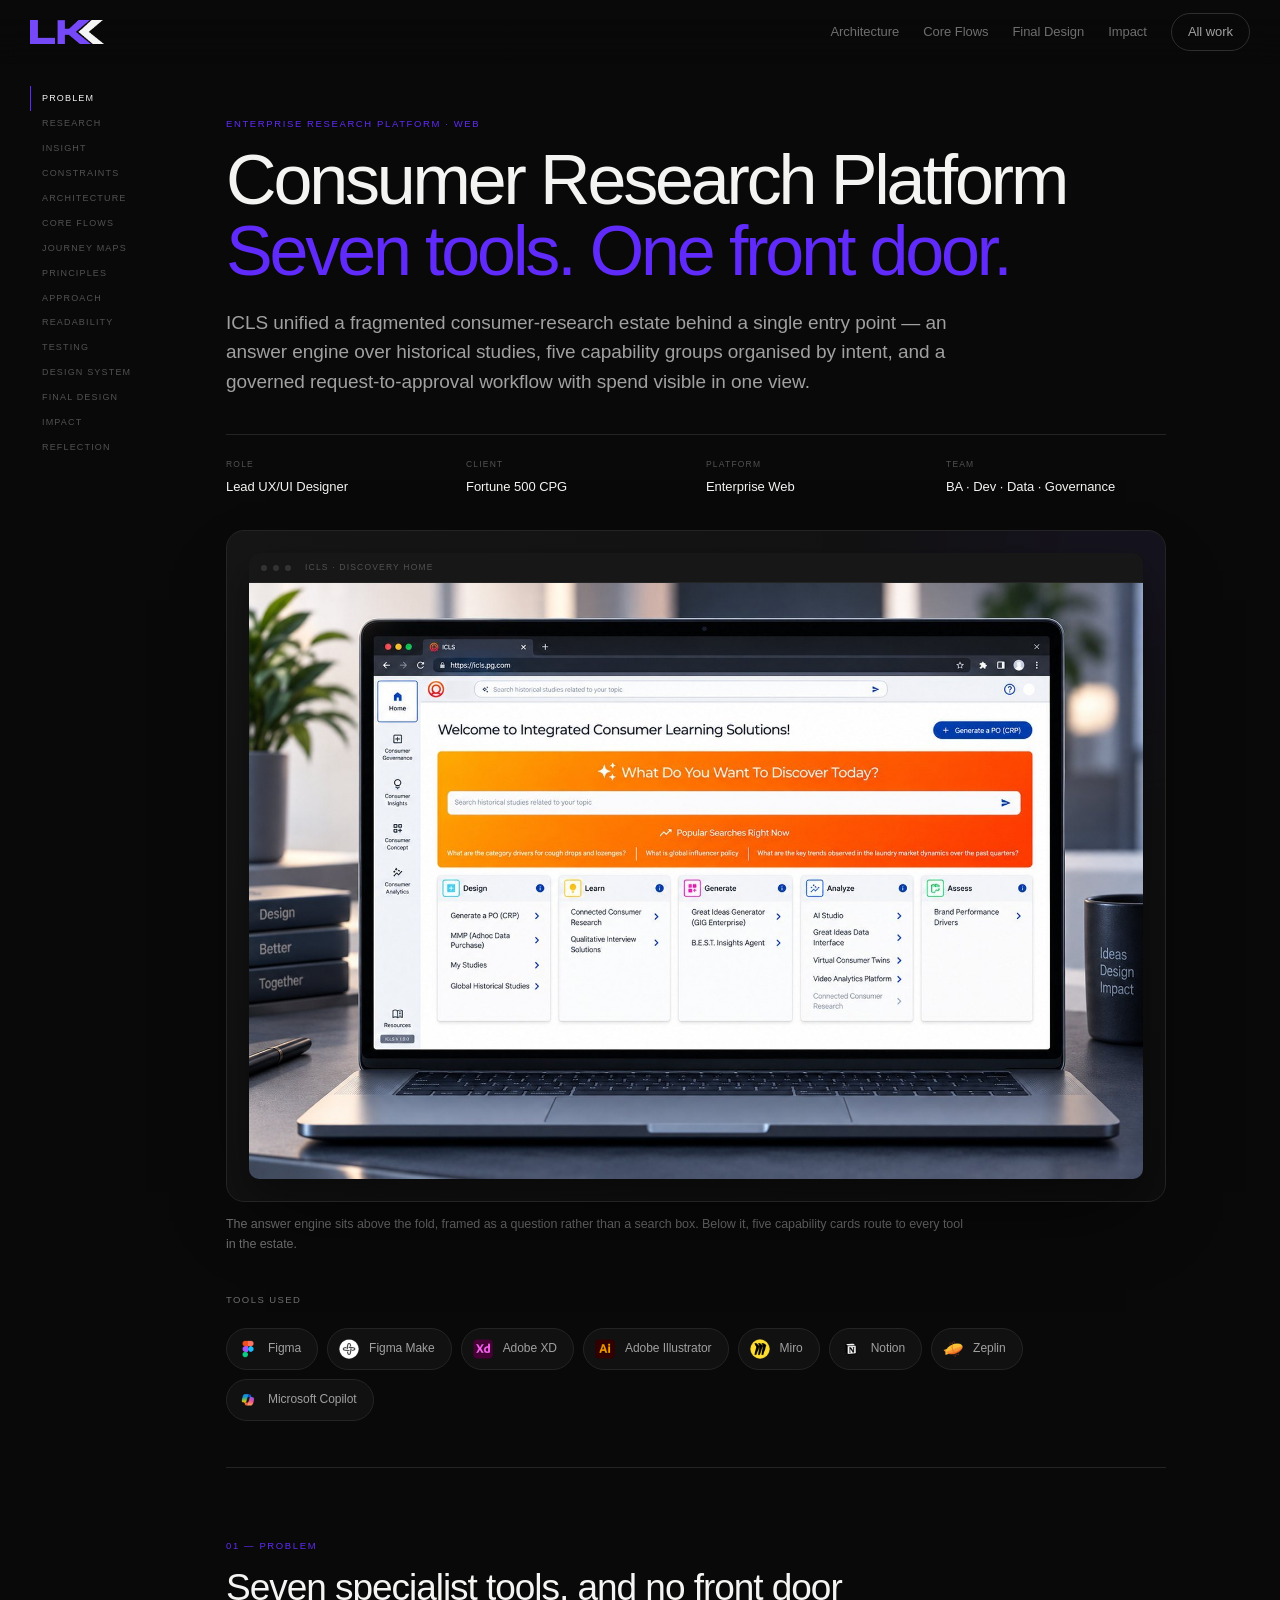
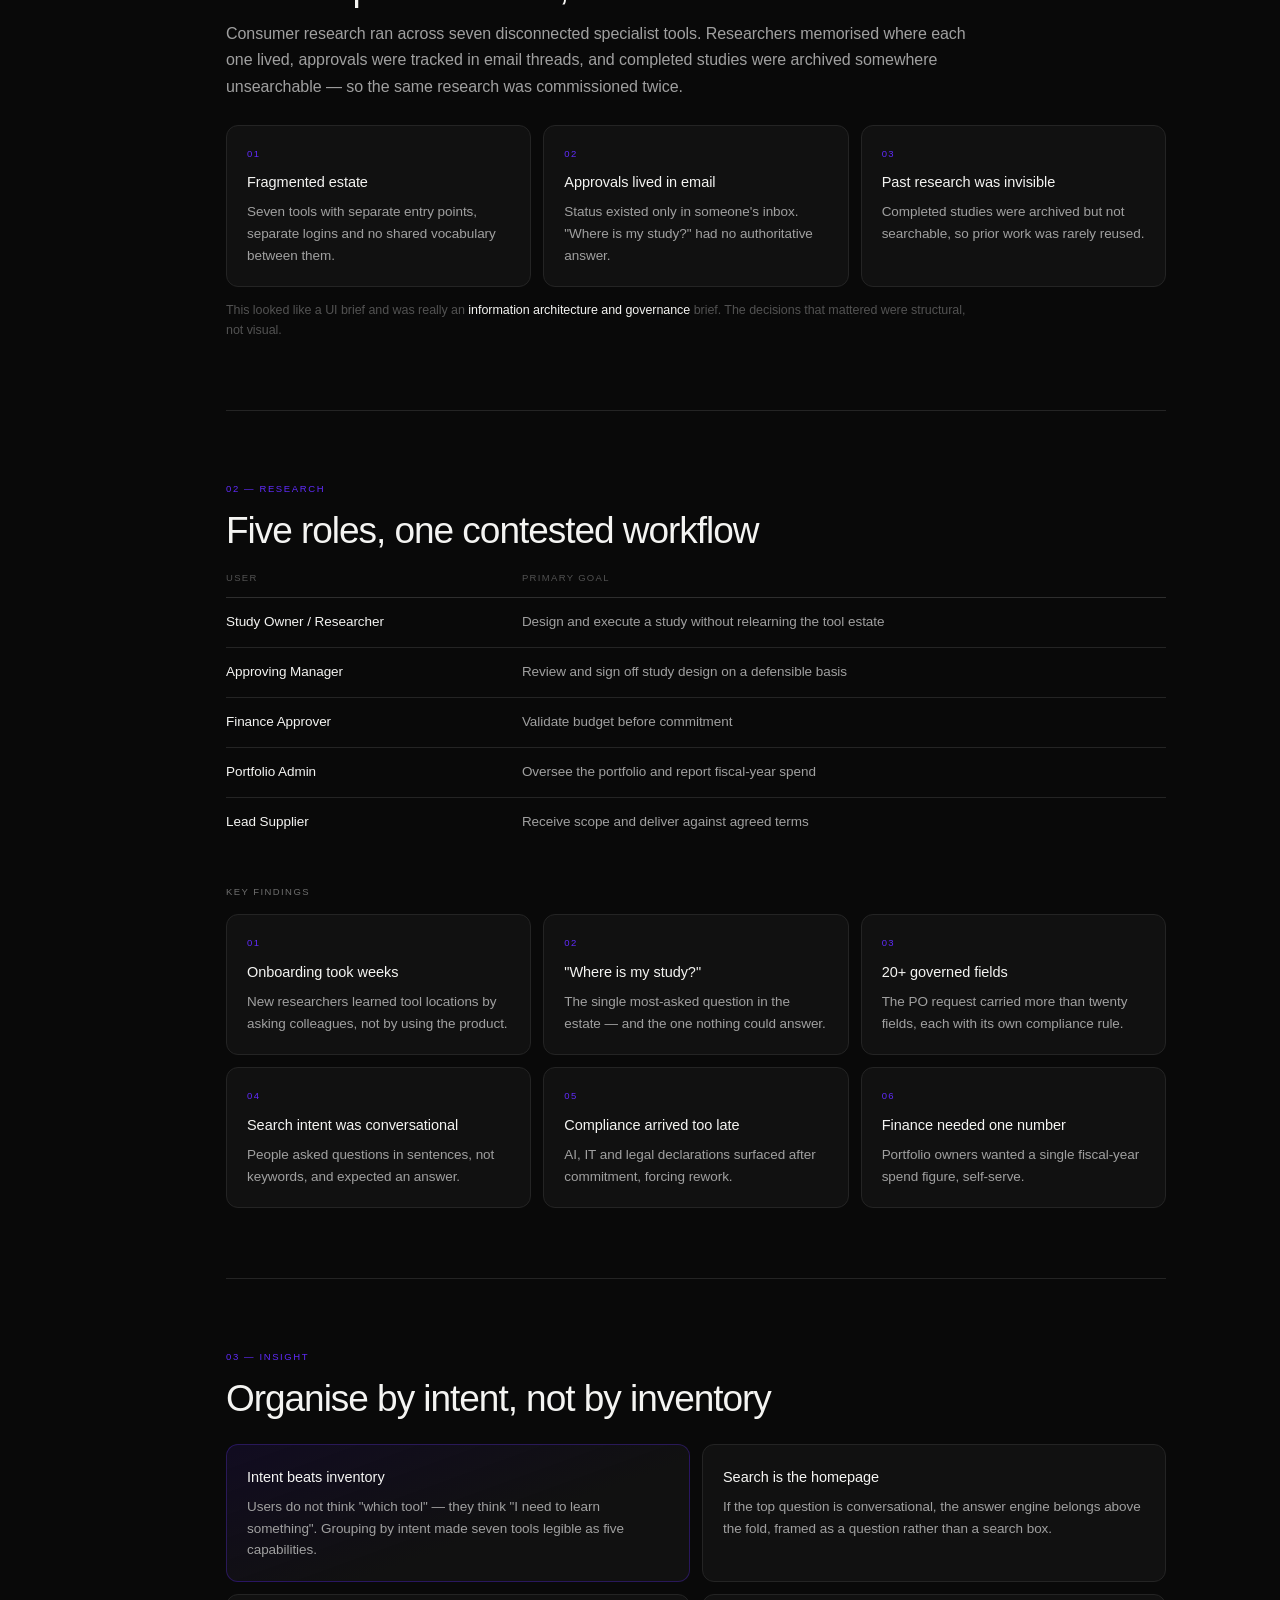
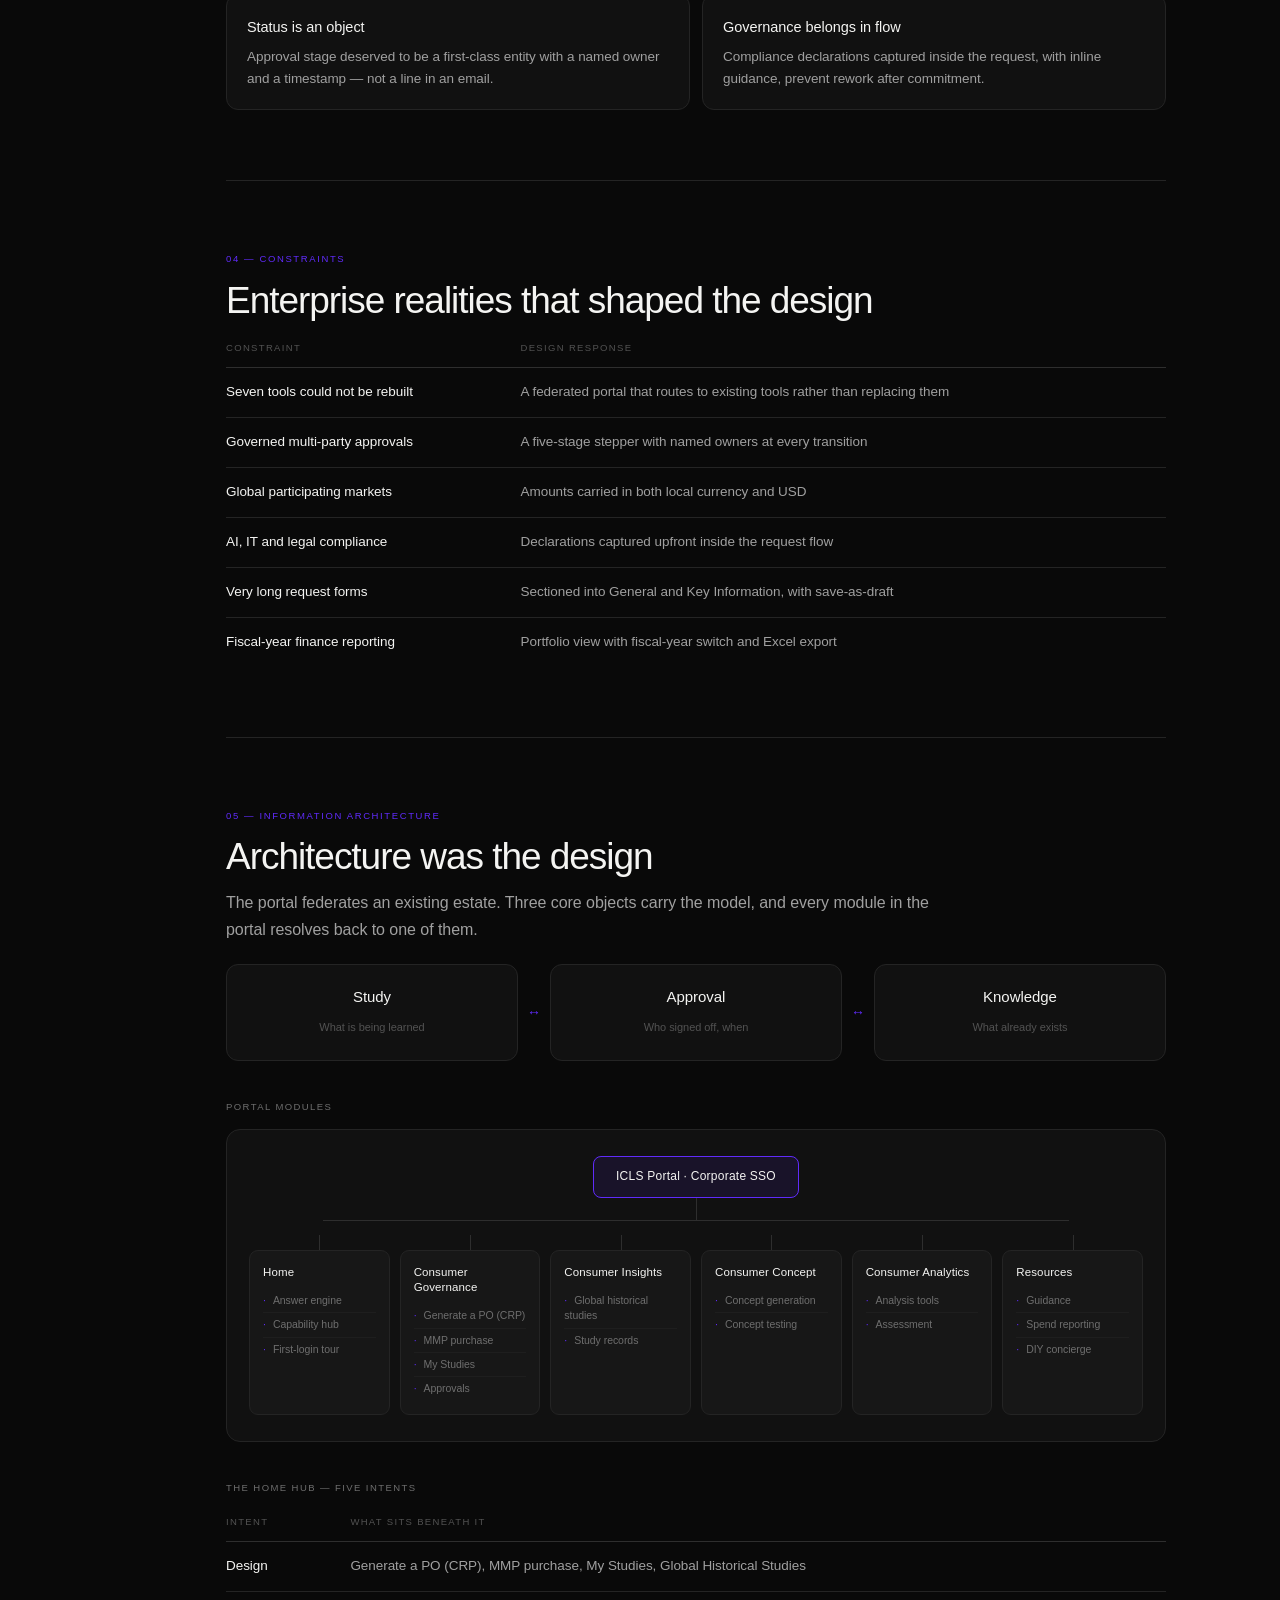
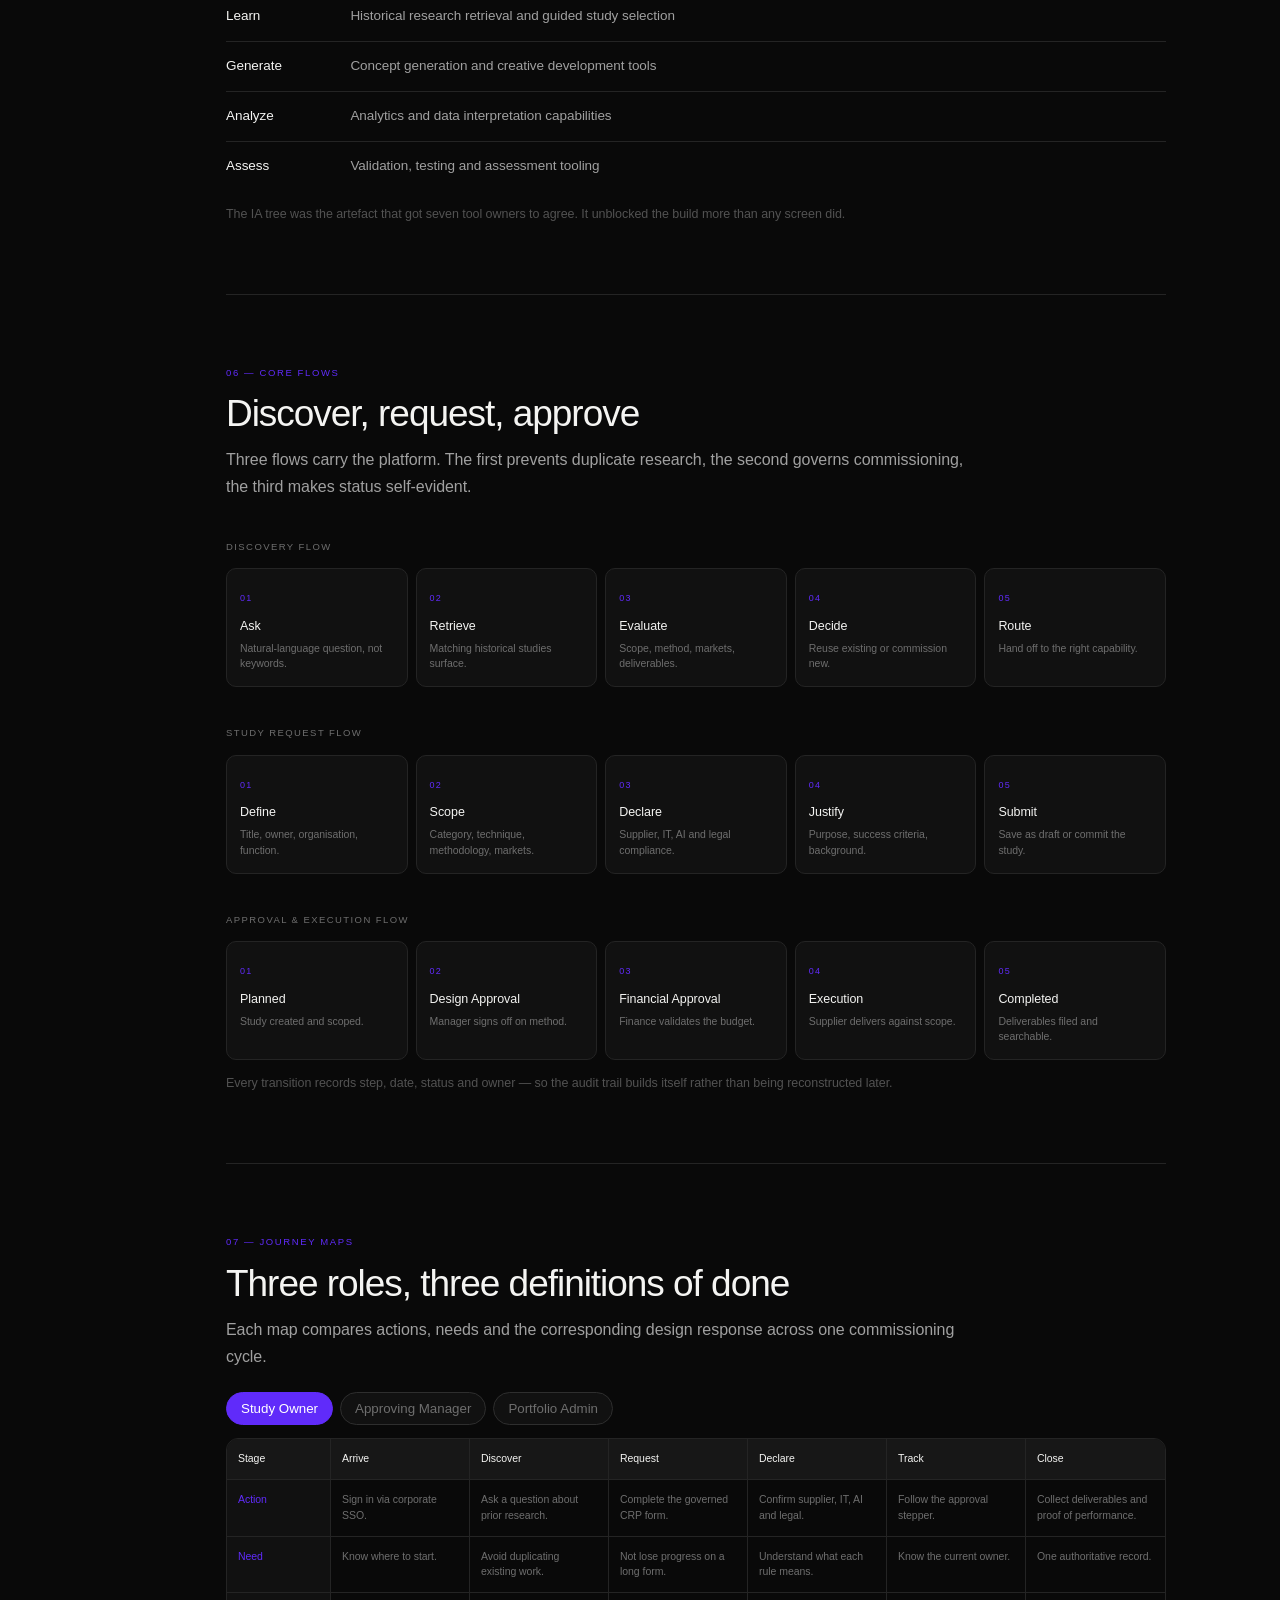
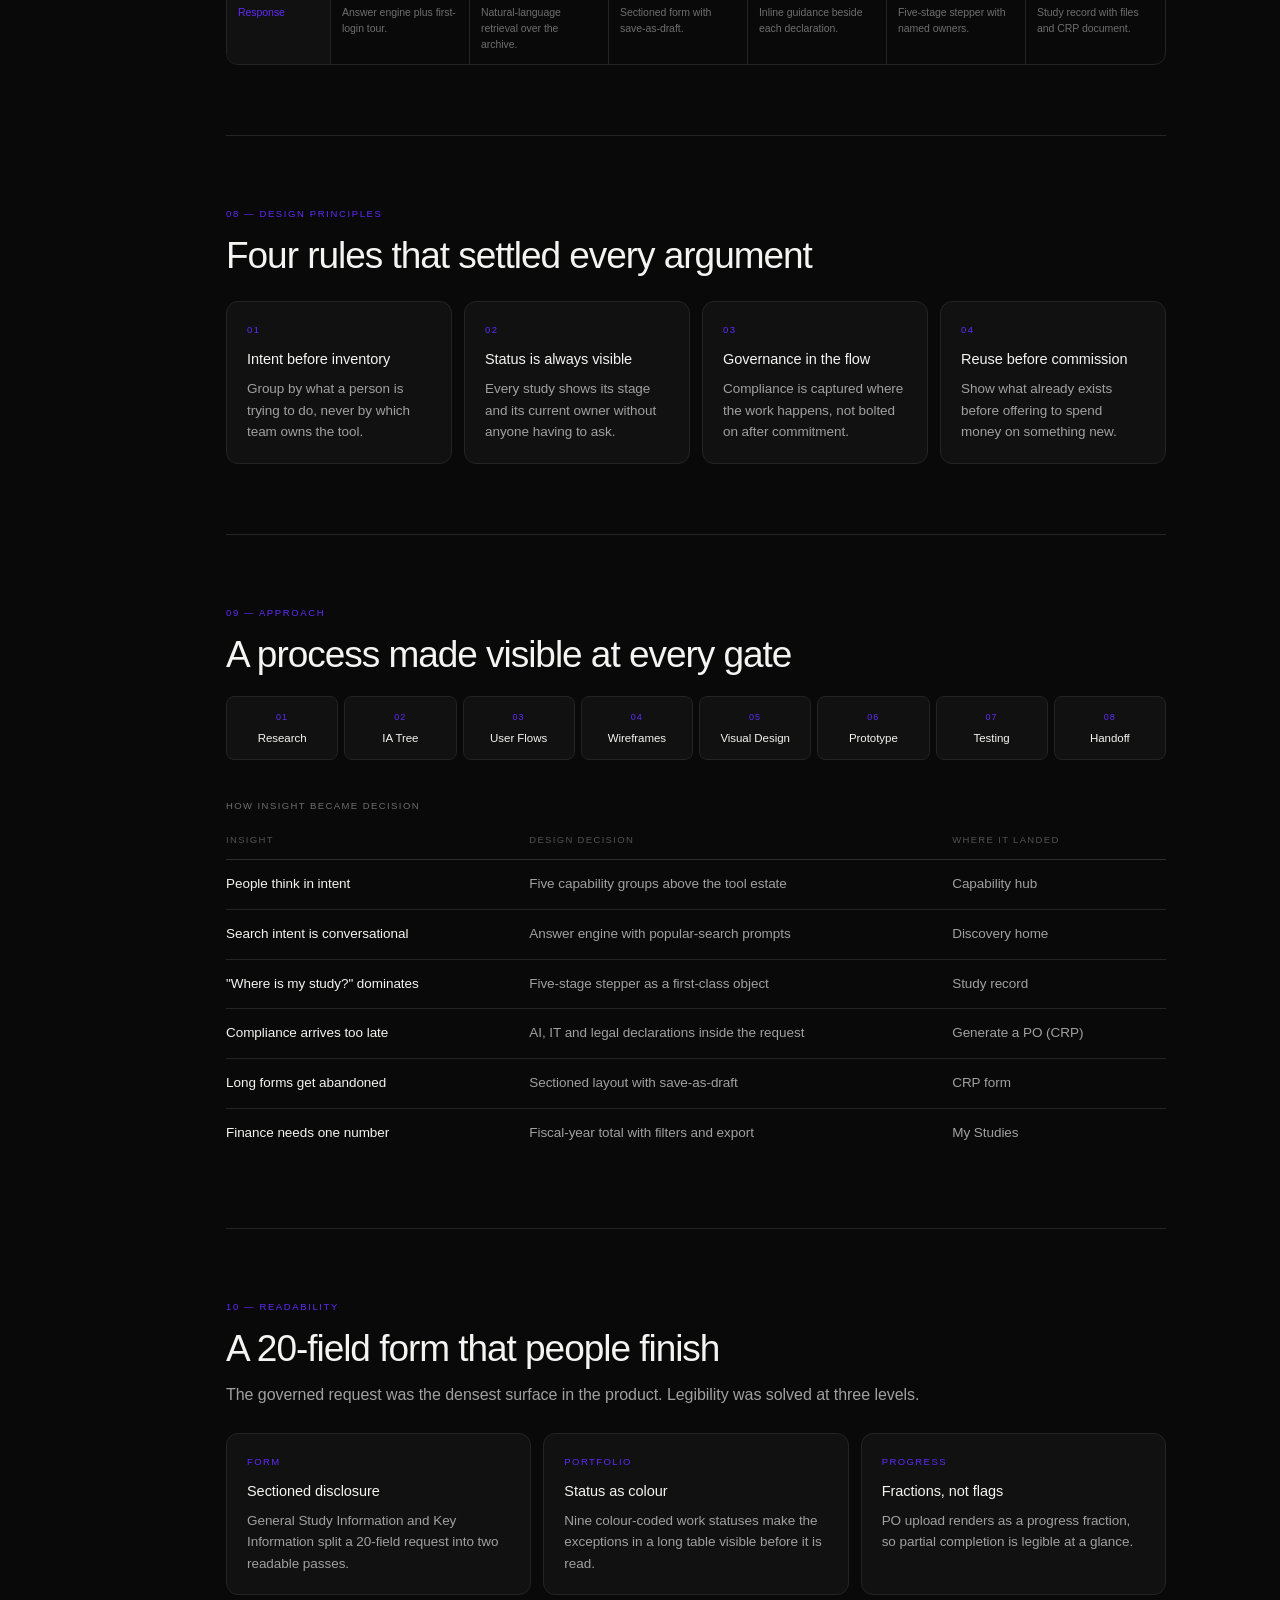
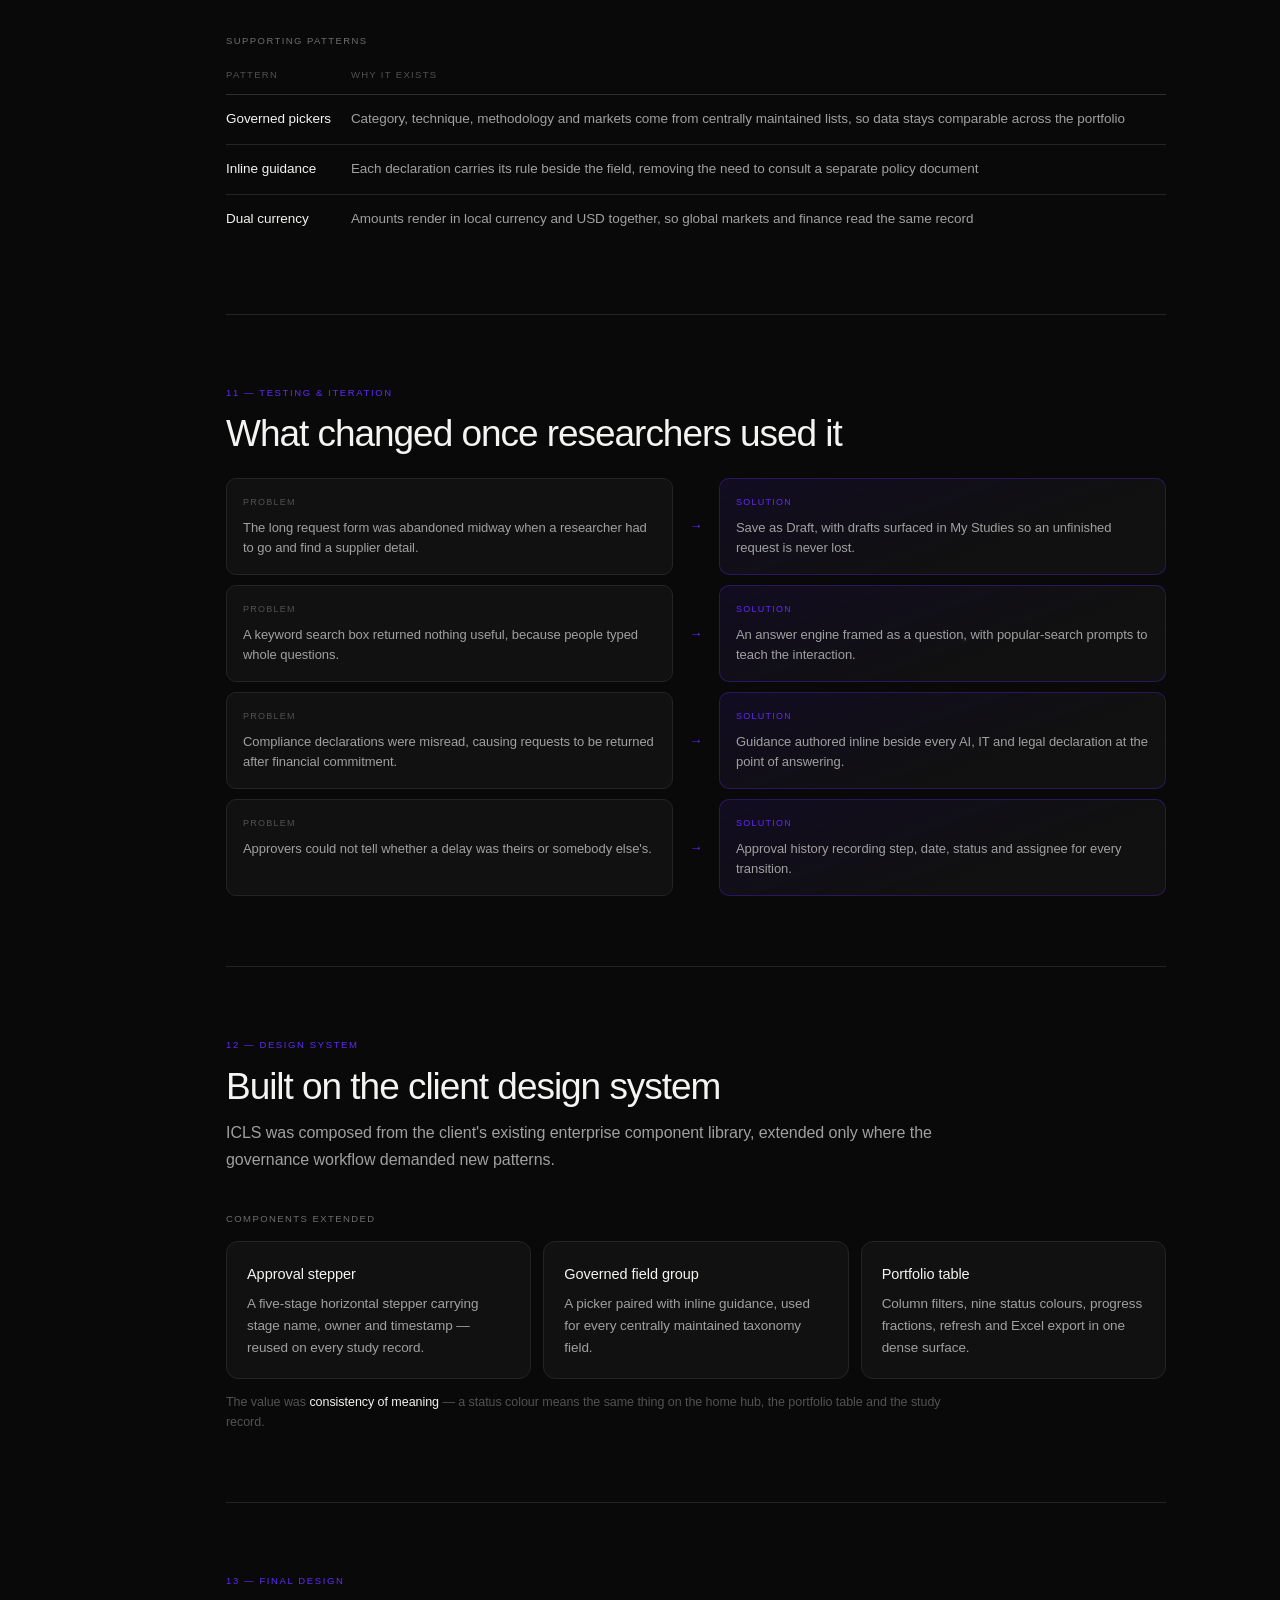
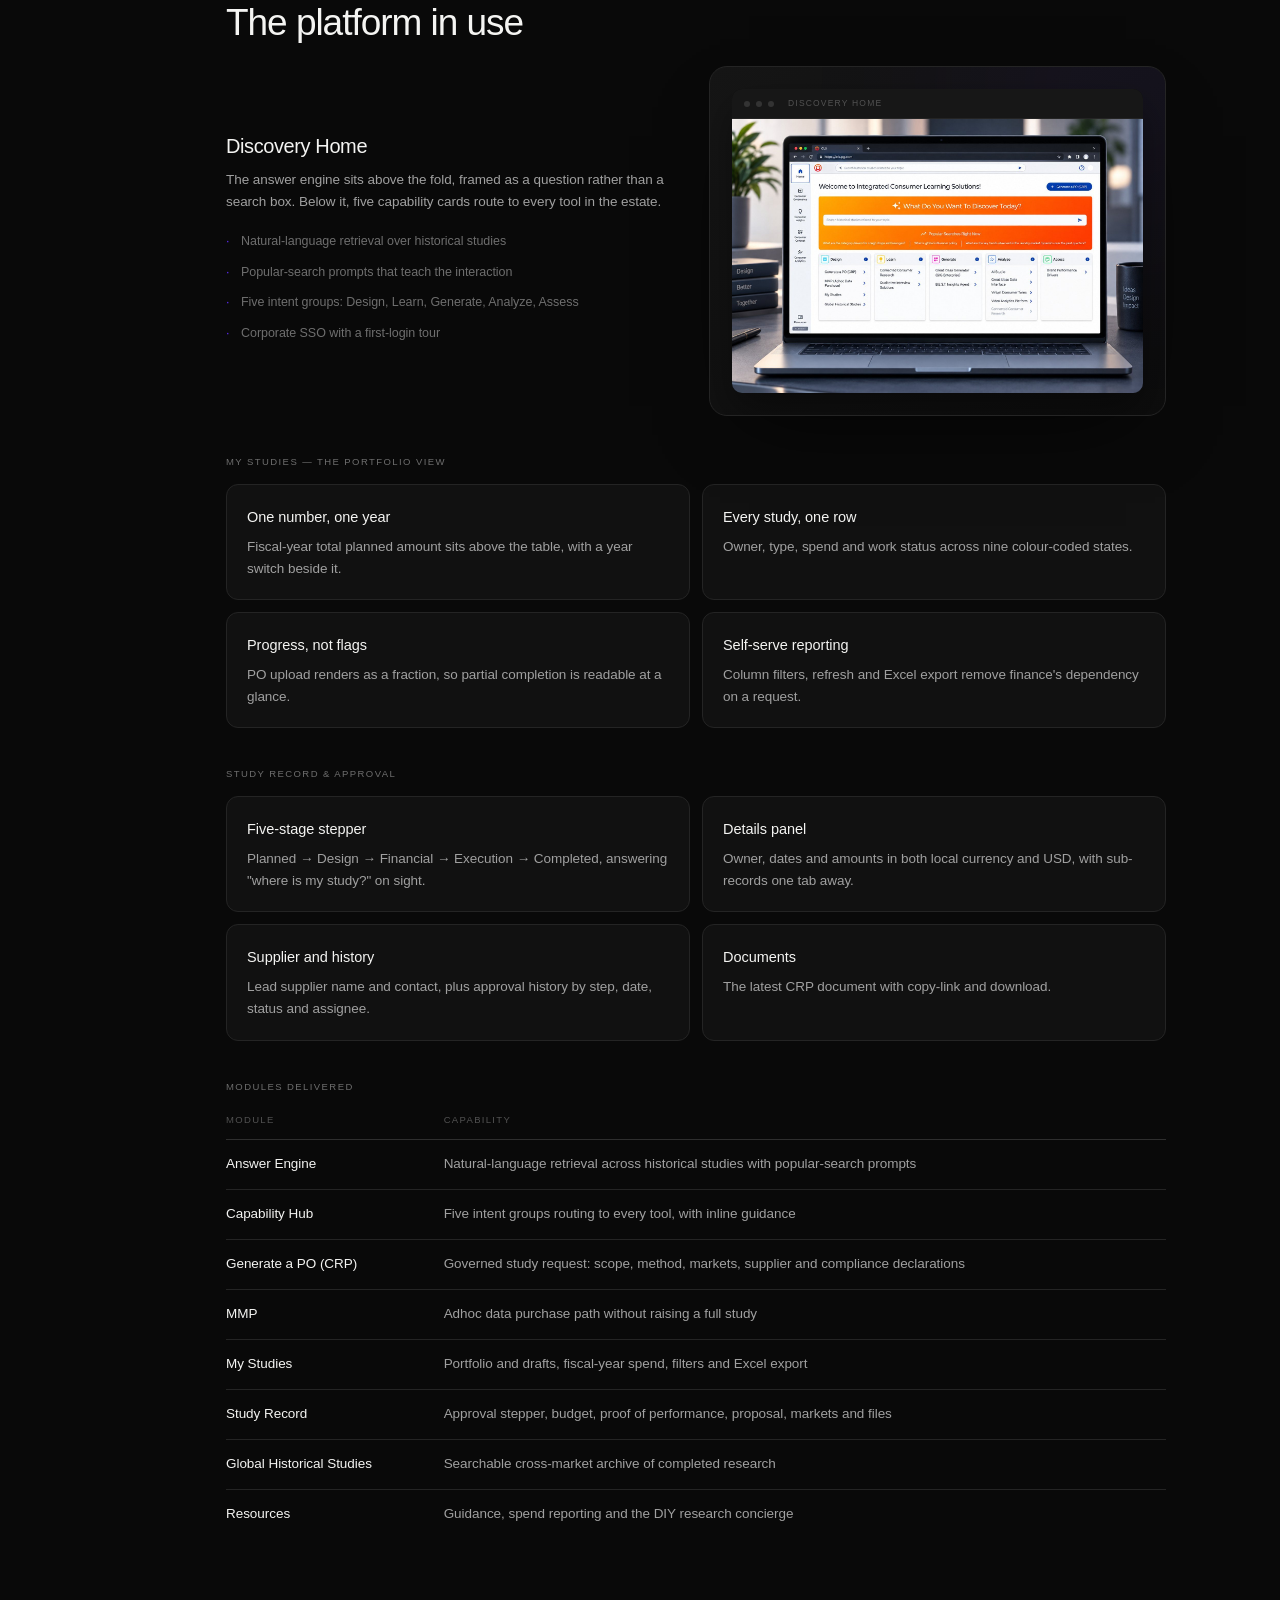
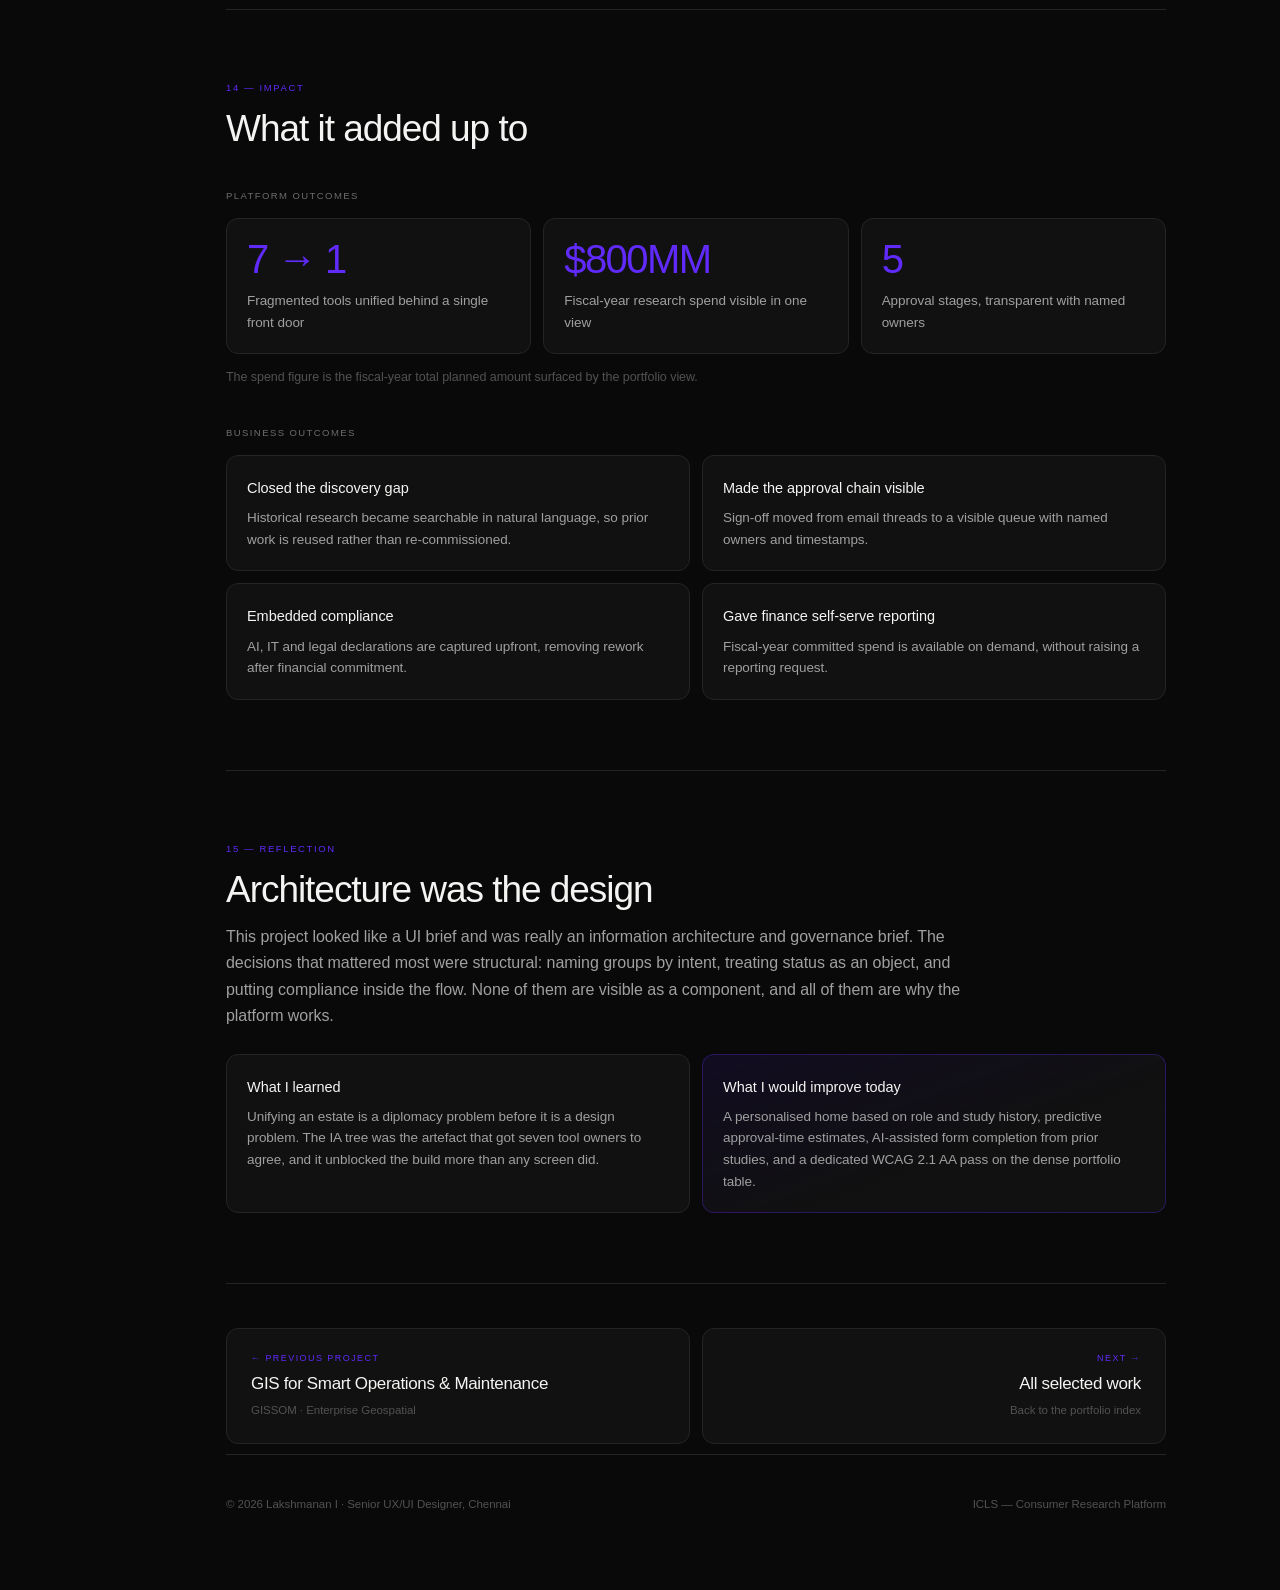
<file: case-studies/icls.html>
<!DOCTYPE html>
<html lang="en">
<head>
<meta charset="utf-8">
<meta name="viewport" content="width=device-width,initial-scale=1">
<title>Consumer Research Platform · ICLS — Case Study</title>
<meta name="description" content="ICLS unified research platform case study by Lakshmanan I — seven tools behind one front door, with an answer engine and governed approval workflow.">
<meta name="theme-color" content="#090909">
<link rel="icon" href="../assets/brand-logo.png">
<style>
:root{
  --bg:#090909; --surface:#111111; --surface-2:#171717;
  --line:#242424; --line-2:#2E2E2E;
  --ink:#F4F4F2; --body:#A0A0A0; --muted:#6E6E6E; --dim:#525252;
  --p:#602BFA; --p-soft:rgba(96,43,250,.10); --p-line:rgba(96,43,250,.30);
  --rail:168px; --max:940px; --r:12px;
}
*{box-sizing:border-box;margin:0;padding:0}
html{scroll-behavior:smooth;-webkit-text-size-adjust:100%}
@media(prefers-reduced-motion:reduce){html{scroll-behavior:auto}}
body{background:var(--bg);color:var(--ink);
  font:300 16px/1.66 -apple-system,BlinkMacSystemFont,"Segoe UI",Inter,Roboto,Helvetica,Arial,sans-serif;
  letter-spacing:-.003em;-webkit-font-smoothing:antialiased;overflow-x:hidden}
img{width:100%;display:block}
a{color:inherit;text-decoration:none}
b,strong{font-weight:500;color:var(--ink)}
ul,ol{list-style:none}
figure{margin:0}
::selection{background:var(--p);color:#fff}
::-webkit-scrollbar{width:8px;height:8px}
::-webkit-scrollbar-track{background:var(--bg)}
::-webkit-scrollbar-thumb{background:#242424;border-radius:8px}
::-webkit-scrollbar-thumb:hover{background:var(--p)}
:focus-visible{outline:2px solid var(--p);outline-offset:3px;border-radius:5px}
.skip{position:absolute;left:-9999px}
.skip:focus{left:16px;top:16px;z-index:999;background:#fff;color:#000;padding:10px 16px;border-radius:8px}
.sr-only{position:absolute;width:1px;height:1px;padding:0;margin:-1px;overflow:hidden;clip:rect(0 0 0 0);white-space:nowrap;border:0}
#pg{position:fixed;top:0;left:0;height:2px;width:0;background:var(--p);z-index:900}
/* ===== TOP BAR — matches homepage ===== */
.top{position:fixed;inset:0 0 auto;z-index:800;display:flex;align-items:center;
  justify-content:space-between;padding:0 30px;height:64px;
  background:linear-gradient(#090909 22%,rgba(9,9,9,.72) 70%,transparent);
  backdrop-filter:blur(10px);-webkit-backdrop-filter:blur(10px);font-size:13px}
.top .brand{display:flex;align-items:center;flex:none}
.top .brand img{height:24px;width:auto}
.top nav{display:flex;align-items:center;gap:24px;color:var(--muted)}
.top nav a{position:relative;transition:color .25s}
.top nav a:hover{color:var(--ink)}
.top nav a::after{content:"";position:absolute;left:0;bottom:-5px;height:1px;width:0;background:var(--p);transition:width .25s}
.top nav a:hover::after{width:100%}
.top .home{border:1px solid var(--line-2);border-radius:99px;padding:7px 16px;color:var(--body);transition:.25s}
.top .home:hover{border-color:var(--p);color:var(--ink)}
.top .home::after{display:none}
@media(max-width:860px){.top{padding:0 17px;height:58px}.top nav{gap:14px;font-size:11.5px}.top nav a.sec{display:none}}
.shell{max-width:1300px;margin:0 auto;padding:0 30px;
  display:grid;grid-template-columns:var(--rail) minmax(0,var(--max));gap:28px}
@media(max-width:1020px){.shell{grid-template-columns:1fr;padding:0 20px}}
.rail{position:sticky;top:86px;height:max-content;padding-bottom:60px}
.rail a{display:block;padding:5px 0 5px 11px;border-left:1px solid transparent;
  text-transform:uppercase;letter-spacing:.13em;font-size:9px;color:var(--dim);transition:.25s}
.rail a:hover{color:var(--body)}
.rail a.on{color:var(--ink);border-left-color:var(--p)}
@media(max-width:1020px){.rail{display:none}}
main{min-width:0;padding-bottom:20px}
section{padding:70px 0;scroll-margin-top:74px;border-top:1px solid var(--line)}
section:first-of-type,section.nb{border-top:0}
@media(max-width:700px){section{padding:50px 0}}
.label{display:block;color:var(--p);font-size:9.5px;font-weight:500;
  text-transform:uppercase;letter-spacing:.17em;margin-bottom:13px}
h1{font-size:clamp(44px,7vw,70px);font-weight:400;line-height:1.02;letter-spacing:-.045em}
h2{font-size:clamp(25px,3.8vw,37px);font-weight:400;line-height:1.14;letter-spacing:-.028em;margin-bottom:12px}
h3{font-size:16px;font-weight:400;line-height:1.34;margin-bottom:7px}
p{max-width:740px;color:var(--body)}
p+p{margin-top:16px}
.lead{font-size:19px;line-height:1.56;margin-top:20px;color:var(--body)}
.sub{display:block;margin:38px 0 14px;color:var(--muted);
  text-transform:uppercase;letter-spacing:.15em;font-size:9.5px}
.note{font-size:12.5px;color:var(--dim);margin-top:13px;line-height:1.6}
.cap{font-size:12.5px;color:var(--muted);margin-top:12px;line-height:1.6}
.hero{padding:116px 0 46px}
.meta{display:grid;grid-template-columns:repeat(4,1fr);gap:20px;
  margin-top:38px;padding-top:22px;border-top:1px solid var(--line)}
.meta dt{display:block;color:var(--dim);font-size:8.5px;
  text-transform:uppercase;letter-spacing:.14em;margin-bottom:5px}
.meta dd{font-size:13px;color:var(--ink);line-height:1.5;margin:0}
@media(max-width:700px){.meta{grid-template-columns:1fr 1fr}}
.g2,.g3,.g4{display:grid;gap:12px}
.g2{grid-template-columns:repeat(2,1fr)}
.g3{grid-template-columns:repeat(3,1fr)}
.g4{grid-template-columns:repeat(4,1fr)}
@media(max-width:860px){.g3,.g4{grid-template-columns:repeat(2,1fr)}}
@media(max-width:560px){.g2,.g3,.g4{grid-template-columns:1fr}}
.card{background:var(--surface);border:1px solid var(--line);border-radius:var(--r);
  padding:20px;transition:border-color .3s,background .3s}
.card:hover{border-color:var(--p-line);background:var(--surface-2)}
.card strong{display:block;font-size:14.5px;font-weight:400;margin-bottom:7px}
.card p{font-size:13.5px;line-height:1.6}
.card .n{color:var(--p);font-size:9.5px;letter-spacing:.15em;display:block;margin-bottom:9px}
.card.pri{border-color:var(--p-line);background:linear-gradient(160deg,var(--p-soft),var(--surface) 60%)}
.metric{font-size:clamp(30px,4.4vw,40px);font-weight:400;letter-spacing:-.04em;
  color:var(--p);line-height:1;margin-bottom:11px}
table{width:100%;border-collapse:collapse;margin-top:18px;font-size:13.5px}
th{text-align:left;font-size:9.5px;letter-spacing:.14em;text-transform:uppercase;
  color:var(--dim);font-weight:400;padding:0 16px 11px 0;border-bottom:1px solid var(--line-2)}
td{padding:14px 16px 14px 0;border-bottom:1px solid var(--line);
  color:var(--body);vertical-align:top;line-height:1.55}
td:first-child{color:var(--ink)}
tr:last-child td{border-bottom:0}
@media(max-width:640px){
  table,tbody,tr,td{display:block;width:100%!important}
  thead{display:none}
  tr{padding:14px 0;border-bottom:1px solid var(--line)}
  td{border:0;padding:3px 0}
  td:first-child{margin-bottom:5px}
}
.arch{background:var(--surface);border:1px solid var(--line);border-radius:14px;padding:26px 22px;overflow-x:auto}
.arch-in{min-width:660px}
.arch.web .arch-in{min-width:1040px}
.root{width:max-content;margin:0 auto;padding:10px 22px;border:1px solid var(--p);
  border-radius:8px;font-size:12px;font-weight:500;letter-spacing:.02em;background:var(--p-soft)}
.stem{width:1px;height:22px;background:var(--line-2);margin:0 auto}
.mods{display:grid;gap:10px;position:relative;padding-top:15px}
.mods:before{content:'';position:absolute;top:0;height:1px;background:var(--line-2);
  left:calc(50%/var(--c));right:calc(50%/var(--c))}
.mods.m3{grid-template-columns:repeat(3,1fr);--c:3}
.mods.m6{grid-template-columns:repeat(6,1fr);--c:6}
.mods.m7{grid-template-columns:repeat(7,1fr);--c:7}
.mod{position:relative;padding-top:15px}
.mod:before{content:'';position:absolute;top:0;left:50%;width:1px;height:15px;background:var(--line-2)}
.mod>div{height:100%;background:var(--surface-2);border:1px solid var(--line);border-radius:9px;padding:14px 13px}
.mod h3{font-size:11.5px;margin:0 0 9px;letter-spacing:.01em}
.mod span{display:block;font-size:10.5px;color:var(--muted);padding:4px 0;
  border-top:1px solid #1E1E1E;line-height:1.45}
.mod span:first-of-type{border-top:0}
.mod span:before{content:'·';color:var(--p);margin-right:7px}
.objs{display:grid;grid-template-columns:1fr 32px 1fr 32px 1fr;align-items:center;margin-top:20px}
@media(max-width:620px){.objs{grid-template-columns:1fr;gap:6px}.objs .jn{transform:rotate(90deg)}}
.obj{text-align:center;background:var(--surface);border:1px solid var(--line);border-radius:var(--r);padding:20px 14px}
.obj b{display:block;font-size:15px;margin-bottom:4px}
.obj small{color:var(--dim);font-size:11px}
.jn{text-align:center;color:var(--p);font-size:14px}
.flow{display:grid;grid-template-columns:repeat(5,1fr);gap:8px}
@media(max-width:820px){.flow{grid-auto-flow:column;grid-template-columns:none;
  grid-auto-columns:138px;overflow-x:auto;padding-bottom:8px}}
.step{background:var(--surface);border:1px solid var(--line);border-radius:10px;padding:14px 13px}
.step em{font-style:normal;color:var(--p);font-size:9px;letter-spacing:.14em}
.step b{display:block;font-size:12.5px;font-weight:400;margin:6px 0 4px}
.step p{font-size:10.5px;line-height:1.5;color:var(--muted)}
.tl{display:grid;grid-template-columns:repeat(8,1fr);gap:6px;margin-top:20px;position:relative}
@media(max-width:820px){.tl{grid-auto-flow:column;grid-template-columns:none;
  grid-auto-columns:112px;overflow-x:auto;padding-bottom:8px}}
.tl li{background:var(--surface);border:1px solid var(--line);border-radius:8px;
  padding:13px 10px;text-align:center;position:relative}
.tl li em{font-style:normal;display:block;color:var(--p);font-size:9px;letter-spacing:.13em;margin-bottom:6px}
.tl li b{font-size:11.5px;font-weight:400;line-height:1.35;display:block}
.roles{display:flex;gap:7px;flex-wrap:wrap;margin:22px 0 13px}
.role{padding:8px 14px;border:1px solid var(--line-2);border-radius:99px;
  background:var(--surface);color:var(--muted);font:300 11.5px inherit;cursor:pointer;transition:.25s}
.role:hover{color:var(--body)}
.role.on{background:var(--p);border-color:var(--p);color:#fff}
.journey{display:none;overflow-x:auto;border:1px solid var(--line);border-radius:var(--r)}
.journey.on{display:block}
.j{display:grid;grid-template-columns:104px repeat(6,minmax(132px,1fr));min-width:900px}
.j>*{padding:12px 11px;border-right:1px solid var(--line);border-bottom:1px solid var(--line);
  font-size:10.5px;line-height:1.5}
.j .head{background:var(--surface-2);color:var(--ink);font-weight:500}
.j .axis{color:var(--p);font-weight:500;background:var(--surface)}
.j .cell{color:var(--muted)}
.j>*:nth-child(7n){border-right:0}
.j>*:nth-last-child(-n+7){border-bottom:0}
.ba{display:grid;grid-template-columns:1fr 26px 1fr;gap:10px;align-items:stretch;margin-top:10px}
@media(max-width:700px){.ba{grid-template-columns:1fr}.ba .ar{transform:rotate(90deg);padding:4px 0}}
.ba .bx{background:var(--surface);border:1px solid var(--line);border-radius:10px;padding:16px}
.ba .bx.fix{border-color:var(--p-line);background:linear-gradient(160deg,var(--p-soft),var(--surface) 65%)}
.ba .bx em{font-style:normal;display:block;font-size:9px;letter-spacing:.14em;
  text-transform:uppercase;color:var(--dim);margin-bottom:8px}
.ba .bx.fix em{color:var(--p)}
.ba .bx p{font-size:13px;color:var(--body);line-height:1.55}
.ba .ar{display:flex;align-items:center;justify-content:center;color:var(--p);font-size:13px}
.sw{display:grid;grid-template-columns:repeat(6,1fr);gap:8px;margin-top:8px}
@media(max-width:700px){.sw{grid-template-columns:repeat(4,1fr)}}
.sw li{border-radius:8px;overflow:hidden;background:var(--surface);border:1px solid var(--line)}
.sw i{display:block;height:46px}
.sw b{display:block;font-size:9.5px;font-weight:400;color:var(--muted);padding:7px 8px 8px;letter-spacing:.04em}
.ts{background:var(--surface);border:1px solid var(--line);border-radius:var(--r);padding:20px;margin-top:8px}
.ts div{display:flex;align-items:baseline;justify-content:space-between;gap:16px;
  padding:10px 0;border-bottom:1px solid var(--line)}
.ts div:last-child{border:0;padding-bottom:0}
.ts div:first-child{padding-top:0}
.ts small{font-size:9.5px;letter-spacing:.13em;color:var(--dim);white-space:nowrap}
.grid8{display:flex;gap:6px;align-items:flex-end;margin-top:10px}
.grid8 span{background:var(--p-soft);border:1px solid var(--p-line);border-radius:4px;
  font-size:9.5px;color:var(--body);display:flex;align-items:flex-end;justify-content:center;padding-bottom:5px}
.mock{position:relative;padding:22px;border:1px solid var(--line);border-radius:18px;
  background:linear-gradient(150deg,#161616,#0D0D0D);overflow:hidden;
  box-shadow:0 30px 80px -40px rgba(0,0,0,.9)}
.mock:before{content:'';position:absolute;width:260px;height:260px;border-radius:50%;
  background:var(--p);filter:blur(120px);opacity:.11;right:-90px;top:-110px;pointer-events:none}
.browser{position:relative;border-radius:10px;overflow:hidden;background:#0E0E0E;box-shadow:0 18px 40px rgba(0,0,0,.4)}
.bar{height:30px;display:flex;align-items:center;gap:6px;padding:0 12px;
  background:var(--surface-2);border-bottom:1px solid var(--line)}
.bar i{width:6px;height:6px;border-radius:50%;background:#333}
.bar span{margin-left:8px;font-size:8.5px;text-transform:uppercase;letter-spacing:.14em;color:var(--dim)}
.media{line-height:0;background:#0E0E0E}
.phone{padding:7px;border-radius:28px;background:var(--surface-2);
  box-shadow:0 22px 50px rgba(0,0,0,.55),inset 0 0 0 1px #2A2A2A;position:relative}
.phone img{border-radius:22px}
.phone .nt{position:absolute;top:14px;left:50%;transform:translateX(-50%);
  width:62px;height:4px;border-radius:9px;background:rgba(0,0,0,.4);z-index:2}
.duo{display:grid;grid-template-columns:200px 200px 1fr;gap:22px;align-items:center}
@media(max-width:860px){.duo{grid-template-columns:1fr 1fr}.duo .txt{grid-column:1/-1}}
@media(max-width:520px){.duo{grid-template-columns:1fr}.duo .phone{max-width:230px;margin:0 auto}}
.duo .txt h3{font-size:22px;letter-spacing:-.02em;margin-bottom:9px}
.duo .txt p{font-size:13.5px}
.alt{display:grid;grid-template-columns:1fr 1fr;gap:26px;align-items:center;margin-top:22px}
.alt.rev .txt{order:2}
@media(max-width:820px){.alt{grid-template-columns:1fr;gap:18px}.alt.rev .txt{order:0}}
.alt .txt h3{font-size:20px;letter-spacing:-.02em;margin-bottom:9px}
.alt .txt p{font-size:13.5px}
.alt ul{margin-top:12px}
.alt li{font-size:12.5px;color:var(--muted);padding:6px 0 6px 15px;position:relative;line-height:1.5}
.alt li:before{content:'·';position:absolute;left:0;color:var(--p)}
/* ===== TOOLS ROW ===== */
.tools{display:flex;flex-wrap:wrap;gap:9px;margin-top:20px}
.tool{display:flex;align-items:center;gap:9px;padding:9px 16px 9px 10px;
  border:1px solid var(--line);border-radius:99px;background:var(--surface);transition:.25s}
.tool:hover{border-color:var(--p-line);background:var(--surface-2);transform:translateY(-2px)}
.tool img{width:22px;height:22px;flex:none;object-fit:contain}
.tool span{font-size:12px;color:var(--body);white-space:nowrap}
/* ===== NEXT / PREV PROJECT ===== */
.pnav{display:grid;grid-template-columns:1fr 1fr;gap:12px;padding:44px 0 10px;border-top:1px solid var(--line)}
@media(max-width:700px){.pnav{grid-template-columns:1fr}}
.pnav a{display:flex;flex-direction:column;gap:7px;padding:22px 24px;
  border:1px solid var(--line);border-radius:var(--r);background:var(--surface);transition:.3s}
.pnav a:hover{border-color:var(--p-line);background:var(--surface-2)}
.pnav .dir{font-size:9px;letter-spacing:.16em;text-transform:uppercase;color:var(--p)}
.pnav .nm{font-size:17px;color:var(--ink);letter-spacing:-.02em;line-height:1.25}
.pnav .cl{font-size:11.5px;color:var(--dim)}
.pnav .nx{text-align:right;align-items:flex-end}
footer{border-top:1px solid var(--line);padding:40px 0 56px;color:var(--dim);font-size:11.5px;
  display:flex;justify-content:space-between;gap:16px;flex-wrap:wrap}
footer a:hover{color:var(--p)}
.rv{opacity:0;transform:translateY(16px);
  transition:opacity .7s cubic-bezier(.16,1,.3,1),transform .7s cubic-bezier(.16,1,.3,1)}
.rv.in{opacity:1;transform:none}
@media(prefers-reduced-motion:reduce){.rv{opacity:1;transform:none;transition:none}}
</style>
</head>
<body>
<a class="skip" href="#top">Skip to content</a>
<div id="pg"></div>

<header class="top">
  <a class="brand" href="../index.html" aria-label="Lakshmanan I — home">
    <img src="../assets/brand-logo.png" alt="Lakshmanan I" width="124" height="40" />
  </a>
  <nav aria-label="Case study sections">
    <a class="sec" href="#architecture">Architecture</a>
    <a class="sec" href="#flows">Core Flows</a>
    <a class="sec" href="#final">Final Design</a>
    <a class="sec" href="#impact">Impact</a>
    <a class="home" href="../index.html#work">All work</a>
  </nav>
</header>

<div class="shell">
  <aside class="rail" aria-label="Section navigation">
    <a href="#problem">Problem</a>
    <a href="#research">Research</a>
    <a href="#insight">Insight</a>
    <a href="#constraints">Constraints</a>
    <a href="#architecture">Architecture</a>
    <a href="#flows">Core Flows</a>
    <a href="#journeys">Journey Maps</a>
    <a href="#principles">Principles</a>
    <a href="#approach">Approach</a>
    <a href="#readability">Readability</a>
    <a href="#testing">Testing</a>
    <a href="#system">Design System</a>
    <a href="#final">Final Design</a>
    <a href="#impact">Impact</a>
    <a href="#reflection">Reflection</a>
  </aside>

  <main id="top">
    <!-- HERO -->
    <section class="hero nb" aria-labelledby="h1">
      <span class="label rv">Enterprise Research Platform · Web</span>
      <h1 class="rv" id="h1">Consumer Research Platform<br><span style="color:var(--p)">Seven tools. One front door.</span></h1>
      <p class="lead rv">ICLS unified a fragmented consumer-research estate behind a single entry point — an answer engine over historical studies, five capability groups organised by intent, and a governed request-to-approval workflow with spend visible in one view.</p>
      <dl class="meta rv">
        <div><dt>Role</dt><dd>Lead UX/UI Designer</dd></div>
        <div><dt>Client</dt><dd>Fortune 500 CPG</dd></div>
        <div><dt>Platform</dt><dd>Enterprise Web</dd></div>
        <div><dt>Team</dt><dd>BA · Dev · Data · Governance</dd></div>
      </dl>
      <figure class="mock rv" style="margin-top:34px">
        <div class="browser">
          <div class="bar"><i></i><i></i><i></i><span>ICLS · Discovery home</span></div>
          <div class="media"><img src="../assets/case-clp.jpg" alt="ICLS discovery home with the answer engine above the fold and five capability cards below" loading="lazy"></div>
        </div>
      </figure>
      <p class="cap rv">The answer engine sits above the fold, framed as a question rather than a search box. Below it, five capability cards route to every tool in the estate.</p>

      <span class="sub rv">Tools used</span>
      <ul class="tools rv" id="toolRow"></ul>
    </section>

    <!-- 1 PROBLEM -->
    <section id="problem" aria-labelledby="h-problem">
      <span class="label rv">01 — Problem</span>
      <h2 class="rv" id="h-problem">Seven specialist tools, and no front door</h2>
      <p class="rv">Consumer research ran across seven disconnected specialist tools. Researchers memorised where each one lived, approvals were tracked in email threads, and completed studies were archived somewhere unsearchable — so the same research was commissioned twice.</p>
      <ul class="g3 rv" style="margin-top:24px">
        <li class="card"><span class="n">01</span><strong>Fragmented estate</strong><p>Seven tools with separate entry points, separate logins and no shared vocabulary between them.</p></li>
        <li class="card"><span class="n">02</span><strong>Approvals lived in email</strong><p>Status existed only in someone's inbox. "Where is my study?" had no authoritative answer.</p></li>
        <li class="card"><span class="n">03</span><strong>Past research was invisible</strong><p>Completed studies were archived but not searchable, so prior work was rarely reused.</p></li>
      </ul>
      <p class="note rv">This looked like a UI brief and was really an <b>information architecture and governance</b> brief. The decisions that mattered were structural, not visual.</p>
    </section>

    <!-- 2 RESEARCH -->
    <section id="research" aria-labelledby="h-research">
      <span class="label rv">02 — Research</span>
      <h2 class="rv" id="h-research">Five roles, one contested workflow</h2>
      <table class="rv">
        <thead><tr><th>User</th><th>Primary goal</th></tr></thead>
        <tbody>
          <tr><td>Study Owner / Researcher</td><td>Design and execute a study without relearning the tool estate</td></tr>
          <tr><td>Approving Manager</td><td>Review and sign off study design on a defensible basis</td></tr>
          <tr><td>Finance Approver</td><td>Validate budget before commitment</td></tr>
          <tr><td>Portfolio Admin</td><td>Oversee the portfolio and report fiscal-year spend</td></tr>
          <tr><td>Lead Supplier</td><td>Receive scope and deliver against agreed terms</td></tr>
        </tbody>
      </table>
      <span class="sub rv">Key findings</span>
      <ul class="g3 rv">
        <li class="card"><span class="n">01</span><strong>Onboarding took weeks</strong><p>New researchers learned tool locations by asking colleagues, not by using the product.</p></li>
        <li class="card"><span class="n">02</span><strong>"Where is my study?"</strong><p>The single most-asked question in the estate — and the one nothing could answer.</p></li>
        <li class="card"><span class="n">03</span><strong>20+ governed fields</strong><p>The PO request carried more than twenty fields, each with its own compliance rule.</p></li>
        <li class="card"><span class="n">04</span><strong>Search intent was conversational</strong><p>People asked questions in sentences, not keywords, and expected an answer.</p></li>
        <li class="card"><span class="n">05</span><strong>Compliance arrived too late</strong><p>AI, IT and legal declarations surfaced after commitment, forcing rework.</p></li>
        <li class="card"><span class="n">06</span><strong>Finance needed one number</strong><p>Portfolio owners wanted a single fiscal-year spend figure, self-serve.</p></li>
      </ul>
    </section>

    <!-- 3 INSIGHT -->
    <section id="insight" aria-labelledby="h-insight">
      <span class="label rv">03 — Insight</span>
      <h2 class="rv" id="h-insight">Organise by intent, not by inventory</h2>
      <ul class="g2 rv" style="margin-top:24px">
        <li class="card pri"><strong>Intent beats inventory</strong><p>Users do not think "which tool" — they think "I need to learn something". Grouping by intent made seven tools legible as five capabilities.</p></li>
        <li class="card"><strong>Search is the homepage</strong><p>If the top question is conversational, the answer engine belongs above the fold, framed as a question rather than a search box.</p></li>
        <li class="card"><strong>Status is an object</strong><p>Approval stage deserved to be a first-class entity with a named owner and a timestamp — not a line in an email.</p></li>
        <li class="card"><strong>Governance belongs in flow</strong><p>Compliance declarations captured inside the request, with inline guidance, prevent rework after commitment.</p></li>
      </ul>
    </section>

    <!-- 4 CONSTRAINTS -->
    <section id="constraints" aria-labelledby="h-con">
      <span class="label rv">04 — Constraints</span>
      <h2 class="rv" id="h-con">Enterprise realities that shaped the design</h2>
      <table class="rv">
        <thead><tr><th>Constraint</th><th>Design response</th></tr></thead>
        <tbody>
          <tr><td>Seven tools could not be rebuilt</td><td>A federated portal that routes to existing tools rather than replacing them</td></tr>
          <tr><td>Governed multi-party approvals</td><td>A five-stage stepper with named owners at every transition</td></tr>
          <tr><td>Global participating markets</td><td>Amounts carried in both local currency and USD</td></tr>
          <tr><td>AI, IT and legal compliance</td><td>Declarations captured upfront inside the request flow</td></tr>
          <tr><td>Very long request forms</td><td>Sectioned into General and Key Information, with save-as-draft</td></tr>
          <tr><td>Fiscal-year finance reporting</td><td>Portfolio view with fiscal-year switch and Excel export</td></tr>
        </tbody>
      </table>
    </section>

    <!-- 5 ARCHITECTURE -->
    <section id="architecture" aria-labelledby="h-arch">
      <span class="label rv">05 — Information Architecture</span>
      <h2 class="rv" id="h-arch">Architecture was the design</h2>
      <p class="rv">The portal federates an existing estate. Three core objects carry the model, and every module in the portal resolves back to one of them.</p>
      <div class="objs rv">
        <div class="obj"><b>Study</b><small>What is being learned</small></div>
        <div class="jn" aria-hidden="true">↔</div>
        <div class="obj"><b>Approval</b><small>Who signed off, when</small></div>
        <div class="jn" aria-hidden="true">↔</div>
        <div class="obj"><b>Knowledge</b><small>What already exists</small></div>
      </div>
      <span class="sub rv">Portal modules</span>
      <div class="arch rv">
        <div class="arch-in">
          <div class="root">ICLS Portal · Corporate SSO</div>
          <div class="stem"></div>
          <div class="mods m6">
            <div class="mod"><div><h3>Home</h3><span>Answer engine</span><span>Capability hub</span><span>First-login tour</span></div></div>
            <div class="mod"><div><h3>Consumer Governance</h3><span>Generate a PO (CRP)</span><span>MMP purchase</span><span>My Studies</span><span>Approvals</span></div></div>
            <div class="mod"><div><h3>Consumer Insights</h3><span>Global historical studies</span><span>Study records</span></div></div>
            <div class="mod"><div><h3>Consumer Concept</h3><span>Concept generation</span><span>Concept testing</span></div></div>
            <div class="mod"><div><h3>Consumer Analytics</h3><span>Analysis tools</span><span>Assessment</span></div></div>
            <div class="mod"><div><h3>Resources</h3><span>Guidance</span><span>Spend reporting</span><span>DIY concierge</span></div></div>
          </div>
        </div>
      </div>
      <span class="sub rv">The home hub — five intents</span>
      <table class="rv">
        <thead><tr><th>Intent</th><th>What sits beneath it</th></tr></thead>
        <tbody>
          <tr><td>Design</td><td>Generate a PO (CRP), MMP purchase, My Studies, Global Historical Studies</td></tr>
          <tr><td>Learn</td><td>Historical research retrieval and guided study selection</td></tr>
          <tr><td>Generate</td><td>Concept generation and creative development tools</td></tr>
          <tr><td>Analyze</td><td>Analytics and data interpretation capabilities</td></tr>
          <tr><td>Assess</td><td>Validation, testing and assessment tooling</td></tr>
        </tbody>
      </table>
      <p class="note rv">The IA tree was the artefact that got seven tool owners to agree. It unblocked the build more than any screen did.</p>
    </section>

    <!-- 6 CORE FLOWS -->
    <section id="flows" aria-labelledby="h-flows">
      <span class="label rv">06 — Core Flows</span>
      <h2 class="rv" id="h-flows">Discover, request, approve</h2>
      <p class="rv">Three flows carry the platform. The first prevents duplicate research, the second governs commissioning, the third makes status self-evident.</p>

      <span class="sub rv">Discovery flow</span>
      <ol class="flow rv">
        <li class="step"><em>01</em><b>Ask</b><p>Natural-language question, not keywords.</p></li>
        <li class="step"><em>02</em><b>Retrieve</b><p>Matching historical studies surface.</p></li>
        <li class="step"><em>03</em><b>Evaluate</b><p>Scope, method, markets, deliverables.</p></li>
        <li class="step"><em>04</em><b>Decide</b><p>Reuse existing or commission new.</p></li>
        <li class="step"><em>05</em><b>Route</b><p>Hand off to the right capability.</p></li>
      </ol>

      <span class="sub rv">Study request flow</span>
      <ol class="flow rv">
        <li class="step"><em>01</em><b>Define</b><p>Title, owner, organisation, function.</p></li>
        <li class="step"><em>02</em><b>Scope</b><p>Category, technique, methodology, markets.</p></li>
        <li class="step"><em>03</em><b>Declare</b><p>Supplier, IT, AI and legal compliance.</p></li>
        <li class="step"><em>04</em><b>Justify</b><p>Purpose, success criteria, background.</p></li>
        <li class="step"><em>05</em><b>Submit</b><p>Save as draft or commit the study.</p></li>
      </ol>

      <span class="sub rv">Approval &amp; execution flow</span>
      <ol class="flow rv">
        <li class="step"><em>01</em><b>Planned</b><p>Study created and scoped.</p></li>
        <li class="step"><em>02</em><b>Design Approval</b><p>Manager signs off on method.</p></li>
        <li class="step"><em>03</em><b>Financial Approval</b><p>Finance validates the budget.</p></li>
        <li class="step"><em>04</em><b>Execution</b><p>Supplier delivers against scope.</p></li>
        <li class="step"><em>05</em><b>Completed</b><p>Deliverables filed and searchable.</p></li>
      </ol>
      <p class="note rv">Every transition records step, date, status and owner — so the audit trail builds itself rather than being reconstructed later.</p>
    </section>

    <!-- 7 JOURNEY MAPS -->
    <section id="journeys" aria-labelledby="h-jm">
      <span class="label rv">07 — Journey Maps</span>
      <h2 class="rv" id="h-jm">Three roles, three definitions of done</h2>
      <p class="rv">Each map compares actions, needs and the corresponding design response across one commissioning cycle.</p>
      <div class="roles rv" role="tablist" aria-label="Role journeys">
        <button class="role on" type="button" role="tab" aria-selected="true" data-id="owner">Study Owner</button>
        <button class="role" type="button" role="tab" aria-selected="false" data-id="approver">Approving Manager</button>
        <button class="role" type="button" role="tab" aria-selected="false" data-id="admin">Portfolio Admin</button>
      </div>
      <div class="journey on rv" id="owner" role="tabpanel"><div class="j">
        <div class="head">Stage</div><div class="head">Arrive</div><div class="head">Discover</div><div class="head">Request</div><div class="head">Declare</div><div class="head">Track</div><div class="head">Close</div>
        <div class="axis">Action</div><div class="cell">Sign in via corporate SSO.</div><div class="cell">Ask a question about prior research.</div><div class="cell">Complete the governed CRP form.</div><div class="cell">Confirm supplier, IT, AI and legal.</div><div class="cell">Follow the approval stepper.</div><div class="cell">Collect deliverables and proof of performance.</div>
        <div class="axis">Need</div><div class="cell">Know where to start.</div><div class="cell">Avoid duplicating existing work.</div><div class="cell">Not lose progress on a long form.</div><div class="cell">Understand what each rule means.</div><div class="cell">Know the current owner.</div><div class="cell">One authoritative record.</div>
        <div class="axis">Response</div><div class="cell">Answer engine plus first-login tour.</div><div class="cell">Natural-language retrieval over the archive.</div><div class="cell">Sectioned form with save-as-draft.</div><div class="cell">Inline guidance beside each declaration.</div><div class="cell">Five-stage stepper with named owners.</div><div class="cell">Study record with files and CRP document.</div>
      </div></div>
      <div class="journey rv" id="approver" role="tabpanel"><div class="j">
        <div class="head">Stage</div><div class="head">Receive</div><div class="head">Assess</div><div class="head">Verify</div><div class="head">Decide</div><div class="head">Hand on</div><div class="head">Audit</div>
        <div class="axis">Action</div><div class="cell">Pick up a study awaiting design approval.</div><div class="cell">Review scope, method and markets.</div><div class="cell">Check compliance declarations.</div><div class="cell">Approve or return with comment.</div><div class="cell">Pass to financial approval.</div><div class="cell">Revisit history when questioned.</div>
        <div class="axis">Need</div><div class="cell">A queue, not an inbox.</div><div class="cell">Enough context to judge.</div><div class="cell">Confidence nothing is missing.</div><div class="cell">A defensible basis.</div><div class="cell">Clear transfer of ownership.</div><div class="cell">Durable evidence.</div>
        <div class="axis">Response</div><div class="cell">Approval queue with visible stage.</div><div class="cell">Study details panel with sub-records one tab away.</div><div class="cell">Declarations captured in the request.</div><div class="cell">Stage actions with mandatory remarks.</div><div class="cell">Named owner on the next stage.</div><div class="cell">Approval history: step, date, status, assignee.</div>
      </div></div>
      <div class="journey rv" id="admin" role="tabpanel"><div class="j">
        <div class="head">Stage</div><div class="head">Oversee</div><div class="head">Filter</div><div class="head">Reconcile</div><div class="head">Report</div><div class="head">Govern</div><div class="head">Improve</div>
        <div class="axis">Action</div><div class="cell">Open the fiscal-year portfolio view.</div><div class="cell">Filter by owner, type, status and spend.</div><div class="cell">Check PO upload progress against studies.</div><div class="cell">Export the portfolio to Excel.</div><div class="cell">Maintain governed pickers and taxonomy.</div><div class="cell">Tune guidance from recurring errors.</div>
        <div class="axis">Need</div><div class="cell">One committed-spend number.</div><div class="cell">Find exceptions fast.</div><div class="cell">Know what is outstanding.</div><div class="cell">Self-serve finance reporting.</div><div class="cell">Consistency across the estate.</div><div class="cell">Fewer returned requests.</div>
        <div class="axis">Response</div><div class="cell">Fiscal-year total above the table.</div><div class="cell">Column filters and nine colour-coded statuses.</div><div class="cell">PO upload shown as a progress fraction.</div><div class="cell">Refresh plus Excel export.</div><div class="cell">Centrally governed field lists.</div><div class="cell">Inline guidance authored per field.</div>
      </div></div>
    </section>

    <!-- 8 PRINCIPLES -->
    <section id="principles" aria-labelledby="h-pr">
      <span class="label rv">08 — Design Principles</span>
      <h2 class="rv" id="h-pr">Four rules that settled every argument</h2>
      <ul class="g4 rv" style="margin-top:24px">
        <li class="card"><span class="n">01</span><strong>Intent before inventory</strong><p>Group by what a person is trying to do, never by which team owns the tool.</p></li>
        <li class="card"><span class="n">02</span><strong>Status is always visible</strong><p>Every study shows its stage and its current owner without anyone having to ask.</p></li>
        <li class="card"><span class="n">03</span><strong>Governance in the flow</strong><p>Compliance is captured where the work happens, not bolted on after commitment.</p></li>
        <li class="card"><span class="n">04</span><strong>Reuse before commission</strong><p>Show what already exists before offering to spend money on something new.</p></li>
      </ul>
    </section>

    <!-- 9 APPROACH -->
    <section id="approach" aria-labelledby="h-ap">
      <span class="label rv">09 — Approach</span>
      <h2 class="rv" id="h-ap">A process made visible at every gate</h2>
      <ol class="tl rv">
        <li><em>01</em><b>Research</b></li>
        <li><em>02</em><b>IA Tree</b></li>
        <li><em>03</em><b>User Flows</b></li>
        <li><em>04</em><b>Wireframes</b></li>
        <li><em>05</em><b>Visual Design</b></li>
        <li><em>06</em><b>Prototype</b></li>
        <li><em>07</em><b>Testing</b></li>
        <li><em>08</em><b>Handoff</b></li>
      </ol>
      <span class="sub rv">How insight became decision</span>
      <table class="rv">
        <thead><tr><th>Insight</th><th>Design decision</th><th>Where it landed</th></tr></thead>
        <tbody>
          <tr><td>People think in intent</td><td>Five capability groups above the tool estate</td><td>Capability hub</td></tr>
          <tr><td>Search intent is conversational</td><td>Answer engine with popular-search prompts</td><td>Discovery home</td></tr>
          <tr><td>"Where is my study?" dominates</td><td>Five-stage stepper as a first-class object</td><td>Study record</td></tr>
          <tr><td>Compliance arrives too late</td><td>AI, IT and legal declarations inside the request</td><td>Generate a PO (CRP)</td></tr>
          <tr><td>Long forms get abandoned</td><td>Sectioned layout with save-as-draft</td><td>CRP form</td></tr>
          <tr><td>Finance needs one number</td><td>Fiscal-year total with filters and export</td><td>My Studies</td></tr>
        </tbody>
      </table>
    </section>

    <!-- 10 READABILITY -->
    <section id="readability" aria-labelledby="h-rd">
      <span class="label rv">10 — Readability</span>
      <h2 class="rv" id="h-rd">A 20-field form that people finish</h2>
      <p class="rv">The governed request was the densest surface in the product. Legibility was solved at three levels.</p>
      <ul class="g3 rv" style="margin-top:24px">
        <li class="card"><span class="n">FORM</span><strong>Sectioned disclosure</strong><p>General Study Information and Key Information split a 20-field request into two readable passes.</p></li>
        <li class="card"><span class="n">PORTFOLIO</span><strong>Status as colour</strong><p>Nine colour-coded work statuses make the exceptions in a long table visible before it is read.</p></li>
        <li class="card"><span class="n">PROGRESS</span><strong>Fractions, not flags</strong><p>PO upload renders as a progress fraction, so partial completion is legible at a glance.</p></li>
      </ul>
      <span class="sub rv">Supporting patterns</span>
      <table class="rv">
        <thead><tr><th>Pattern</th><th>Why it exists</th></tr></thead>
        <tbody>
          <tr><td>Governed pickers</td><td>Category, technique, methodology and markets come from centrally maintained lists, so data stays comparable across the portfolio</td></tr>
          <tr><td>Inline guidance</td><td>Each declaration carries its rule beside the field, removing the need to consult a separate policy document</td></tr>
          <tr><td>Dual currency</td><td>Amounts render in local currency and USD together, so global markets and finance read the same record</td></tr>
        </tbody>
      </table>
    </section>

    <!-- 11 TESTING -->
    <section id="testing" aria-labelledby="h-ts">
      <span class="label rv">11 — Testing &amp; Iteration</span>
      <h2 class="rv" id="h-ts">What changed once researchers used it</h2>
      <div class="ba rv" style="margin-top:22px">
        <div class="bx"><em>Problem</em><p>The long request form was abandoned midway when a researcher had to go and find a supplier detail.</p></div>
        <div class="ar" aria-hidden="true">→</div>
        <div class="bx fix"><em>Solution</em><p>Save as Draft, with drafts surfaced in My Studies so an unfinished request is never lost.</p></div>
      </div>
      <div class="ba rv" style="margin-top:10px">
        <div class="bx"><em>Problem</em><p>A keyword search box returned nothing useful, because people typed whole questions.</p></div>
        <div class="ar" aria-hidden="true">→</div>
        <div class="bx fix"><em>Solution</em><p>An answer engine framed as a question, with popular-search prompts to teach the interaction.</p></div>
      </div>
      <div class="ba rv" style="margin-top:10px">
        <div class="bx"><em>Problem</em><p>Compliance declarations were misread, causing requests to be returned after financial commitment.</p></div>
        <div class="ar" aria-hidden="true">→</div>
        <div class="bx fix"><em>Solution</em><p>Guidance authored inline beside every AI, IT and legal declaration at the point of answering.</p></div>
      </div>
      <div class="ba rv" style="margin-top:10px">
        <div class="bx"><em>Problem</em><p>Approvers could not tell whether a delay was theirs or somebody else's.</p></div>
        <div class="ar" aria-hidden="true">→</div>
        <div class="bx fix"><em>Solution</em><p>Approval history recording step, date, status and assignee for every transition.</p></div>
      </div>
    </section>

    <!-- 12 DESIGN SYSTEM -->
    <section id="system" aria-labelledby="h-ds">
      <span class="label rv">12 — Design System</span>
      <h2 class="rv" id="h-ds">Built on the client design system</h2>
      <p class="rv">ICLS was composed from the client's existing enterprise component library, extended only where the governance workflow demanded new patterns.</p>
      <span class="sub rv">Components extended</span>
      <ul class="g3 rv">
        <li class="card"><strong>Approval stepper</strong><p>A five-stage horizontal stepper carrying stage name, owner and timestamp — reused on every study record.</p></li>
        <li class="card"><strong>Governed field group</strong><p>A picker paired with inline guidance, used for every centrally maintained taxonomy field.</p></li>
        <li class="card"><strong>Portfolio table</strong><p>Column filters, nine status colours, progress fractions, refresh and Excel export in one dense surface.</p></li>
      </ul>
      <p class="note rv">The value was <b>consistency of meaning</b> — a status colour means the same thing on the home hub, the portfolio table and the study record.</p>
    </section>

    <!-- 13 FINAL DESIGN -->
    <section id="final" aria-labelledby="h-fd">
      <span class="label rv">13 — Final Design</span>
      <h2 class="rv" id="h-fd">The platform in use</h2>
      <div class="alt rv">
        <div class="txt">
          <h3>Discovery Home</h3>
          <p>The answer engine sits above the fold, framed as a question rather than a search box. Below it, five capability cards route to every tool in the estate.</p>
          <ul>
            <li>Natural-language retrieval over historical studies</li>
            <li>Popular-search prompts that teach the interaction</li>
            <li>Five intent groups: Design, Learn, Generate, Analyze, Assess</li>
            <li>Corporate SSO with a first-login tour</li>
          </ul>
        </div>
        <figure class="mock">
          <div class="browser">
            <div class="bar"><i></i><i></i><i></i><span>Discovery home</span></div>
            <div class="media"><img src="../assets/case-clp.jpg" alt="ICLS discovery home with answer engine and five capability cards" loading="lazy"></div>
          </div>
        </figure>
      </div>

      <span class="sub rv">My Studies — the portfolio view</span>
      <ul class="g2 rv">
        <li class="card"><strong>One number, one year</strong><p>Fiscal-year total planned amount sits above the table, with a year switch beside it.</p></li>
        <li class="card"><strong>Every study, one row</strong><p>Owner, type, spend and work status across nine colour-coded states.</p></li>
        <li class="card"><strong>Progress, not flags</strong><p>PO upload renders as a fraction, so partial completion is readable at a glance.</p></li>
        <li class="card"><strong>Self-serve reporting</strong><p>Column filters, refresh and Excel export remove finance's dependency on a request.</p></li>
      </ul>

      <span class="sub rv">Study Record &amp; Approval</span>
      <ul class="g2 rv">
        <li class="card"><strong>Five-stage stepper</strong><p>Planned → Design → Financial → Execution → Completed, answering "where is my study?" on sight.</p></li>
        <li class="card"><strong>Details panel</strong><p>Owner, dates and amounts in both local currency and USD, with sub-records one tab away.</p></li>
        <li class="card"><strong>Supplier and history</strong><p>Lead supplier name and contact, plus approval history by step, date, status and assignee.</p></li>
        <li class="card"><strong>Documents</strong><p>The latest CRP document with copy-link and download.</p></li>
      </ul>

      <span class="sub rv">Modules delivered</span>
      <table class="rv">
        <thead><tr><th>Module</th><th>Capability</th></tr></thead>
        <tbody>
          <tr><td>Answer Engine</td><td>Natural-language retrieval across historical studies with popular-search prompts</td></tr>
          <tr><td>Capability Hub</td><td>Five intent groups routing to every tool, with inline guidance</td></tr>
          <tr><td>Generate a PO (CRP)</td><td>Governed study request: scope, method, markets, supplier and compliance declarations</td></tr>
          <tr><td>MMP</td><td>Adhoc data purchase path without raising a full study</td></tr>
          <tr><td>My Studies</td><td>Portfolio and drafts, fiscal-year spend, filters and Excel export</td></tr>
          <tr><td>Study Record</td><td>Approval stepper, budget, proof of performance, proposal, markets and files</td></tr>
          <tr><td>Global Historical Studies</td><td>Searchable cross-market archive of completed research</td></tr>
          <tr><td>Resources</td><td>Guidance, spend reporting and the DIY research concierge</td></tr>
        </tbody>
      </table>
    </section>

    <!-- 14 IMPACT -->
    <section id="impact" aria-labelledby="h-im">
      <span class="label rv">14 — Impact</span>
      <h2 class="rv" id="h-im">What it added up to</h2>
      <span class="sub rv">Platform outcomes</span>
      <ul class="g3 rv">
        <li class="card"><div class="metric">7 → 1</div><p>Fragmented tools unified behind a single front door</p></li>
        <li class="card"><div class="metric">$800MM</div><p>Fiscal-year research spend visible in one view</p></li>
        <li class="card"><div class="metric">5</div><p>Approval stages, transparent with named owners</p></li>
      </ul>
      <p class="note rv">The spend figure is the fiscal-year total planned amount surfaced by the portfolio view.</p>
      <span class="sub rv">Business outcomes</span>
      <ul class="g2 rv">
        <li class="card"><strong>Closed the discovery gap</strong><p>Historical research became searchable in natural language, so prior work is reused rather than re-commissioned.</p></li>
        <li class="card"><strong>Made the approval chain visible</strong><p>Sign-off moved from email threads to a visible queue with named owners and timestamps.</p></li>
        <li class="card"><strong>Embedded compliance</strong><p>AI, IT and legal declarations are captured upfront, removing rework after financial commitment.</p></li>
        <li class="card"><strong>Gave finance self-serve reporting</strong><p>Fiscal-year committed spend is available on demand, without raising a reporting request.</p></li>
      </ul>
    </section>

    <!-- 15 REFLECTION -->
    <section id="reflection" aria-labelledby="h-rf">
      <span class="label rv">15 — Reflection</span>
      <h2 class="rv" id="h-rf">Architecture was the design</h2>
      <p class="rv">This project looked like a UI brief and was really an information architecture and governance brief. The decisions that mattered most were structural: naming groups by intent, treating status as an object, and putting compliance inside the flow. None of them are visible as a component, and all of them are why the platform works.</p>
      <ul class="g2 rv" style="margin-top:24px">
        <li class="card">
          <strong>What I learned</strong>
          <p>Unifying an estate is a diplomacy problem before it is a design problem. The IA tree was the artefact that got seven tool owners to agree, and it unblocked the build more than any screen did.</p>
        </li>
        <li class="card pri">
          <strong>What I would improve today</strong>
          <p>A personalised home based on role and study history, predictive approval-time estimates, AI-assisted form completion from prior studies, and a dedicated WCAG 2.1 AA pass on the dense portfolio table.</p>
        </li>
      </ul>
    </section>

    <!-- NEXT / PREVIOUS PROJECT -->
    <nav class="pnav" aria-label="More case studies">
      <a href="gissom.html">
        <span class="dir">← Previous project</span>
        <span class="nm">GIS for Smart Operations &amp; Maintenance</span>
        <span class="cl">GISSOM · Enterprise Geospatial</span>
      </a>
      <a class="nx" href="../index.html#work">
        <span class="dir">Next →</span>
        <span class="nm">All selected work</span>
        <span class="cl">Back to the portfolio index</span>
      </a>
    </nav>

    <footer>
      <span>© 2026 Lakshmanan I · Senior UX/UI Designer, Chennai</span>
      <span><a href="../index.html">ICLS — Consumer Research Platform</a></span>
    </footer>
  </main>
</div>

<script>window.__TOOLS__ = [["Figma","figma"],["Figma Make","figmamake"],["Adobe XD","adobexd"],["Adobe Illustrator","illustrator"],["Miro","miro"],["Notion","notion"],["Zeplin","zeplin"],["Microsoft Copilot","copilot"]];</script>
<script>
(function(){
  "use strict";
  var TOOLS = window.__TOOLS__ || [];
  var row = document.getElementById("toolRow");
  if(row && TOOLS.length){
    row.innerHTML = TOOLS.map(function(t){
      return '<li class="tool"><img src="../assets/tool-'+t[1]+'.png" alt="" loading="lazy" width="22" height="22" /><span>'+t[0]+'</span></li>';
    }).join("");
  }
  var roles = [].slice.call(document.querySelectorAll('.role'));
  roles.forEach(function(b){
    b.addEventListener('click', function(){
      roles.forEach(function(x){ x.classList.remove('on'); x.setAttribute('aria-selected','false'); });
      [].slice.call(document.querySelectorAll('.journey')).forEach(function(x){ x.classList.remove('on'); });
      b.classList.add('on'); b.setAttribute('aria-selected','true');
      var t = document.getElementById(b.dataset.id);
      if(t){ t.classList.add('on'); t.classList.add('in'); }
    });
  });
  var links = [].slice.call(document.querySelectorAll('.rail a'));
  var secs  = links.map(function(a){ return document.querySelector(a.getAttribute('href')); });
  var bar   = document.getElementById('pg');
  function spy(){
    var st = window.scrollY;
    var h  = document.documentElement.scrollHeight - window.innerHeight;
    if(bar) bar.style.width = (h > 0 ? st / h * 100 : 0) + '%';
    var i = 0;
    secs.forEach(function(s,n){ if(s && s.getBoundingClientRect().top < 170) i = n; });
    links.forEach(function(a,n){ a.classList.toggle('on', n === i); });
  }
  window.addEventListener('scroll', spy, {passive:true});
  spy();
  if("IntersectionObserver" in window){
    var io = new IntersectionObserver(function(es){
      es.forEach(function(e){ if(e.isIntersecting){ e.target.classList.add('in'); io.unobserve(e.target); } });
    }, {threshold:.08, rootMargin:'0px 0px -40px 0px'});
    [].slice.call(document.querySelectorAll('.rv')).forEach(function(el){ io.observe(el); });
  } else {
    [].slice.call(document.querySelectorAll('.rv')).forEach(function(el){ el.classList.add('in'); });
  }
})();
</script>
</body>
</html>
</file>
